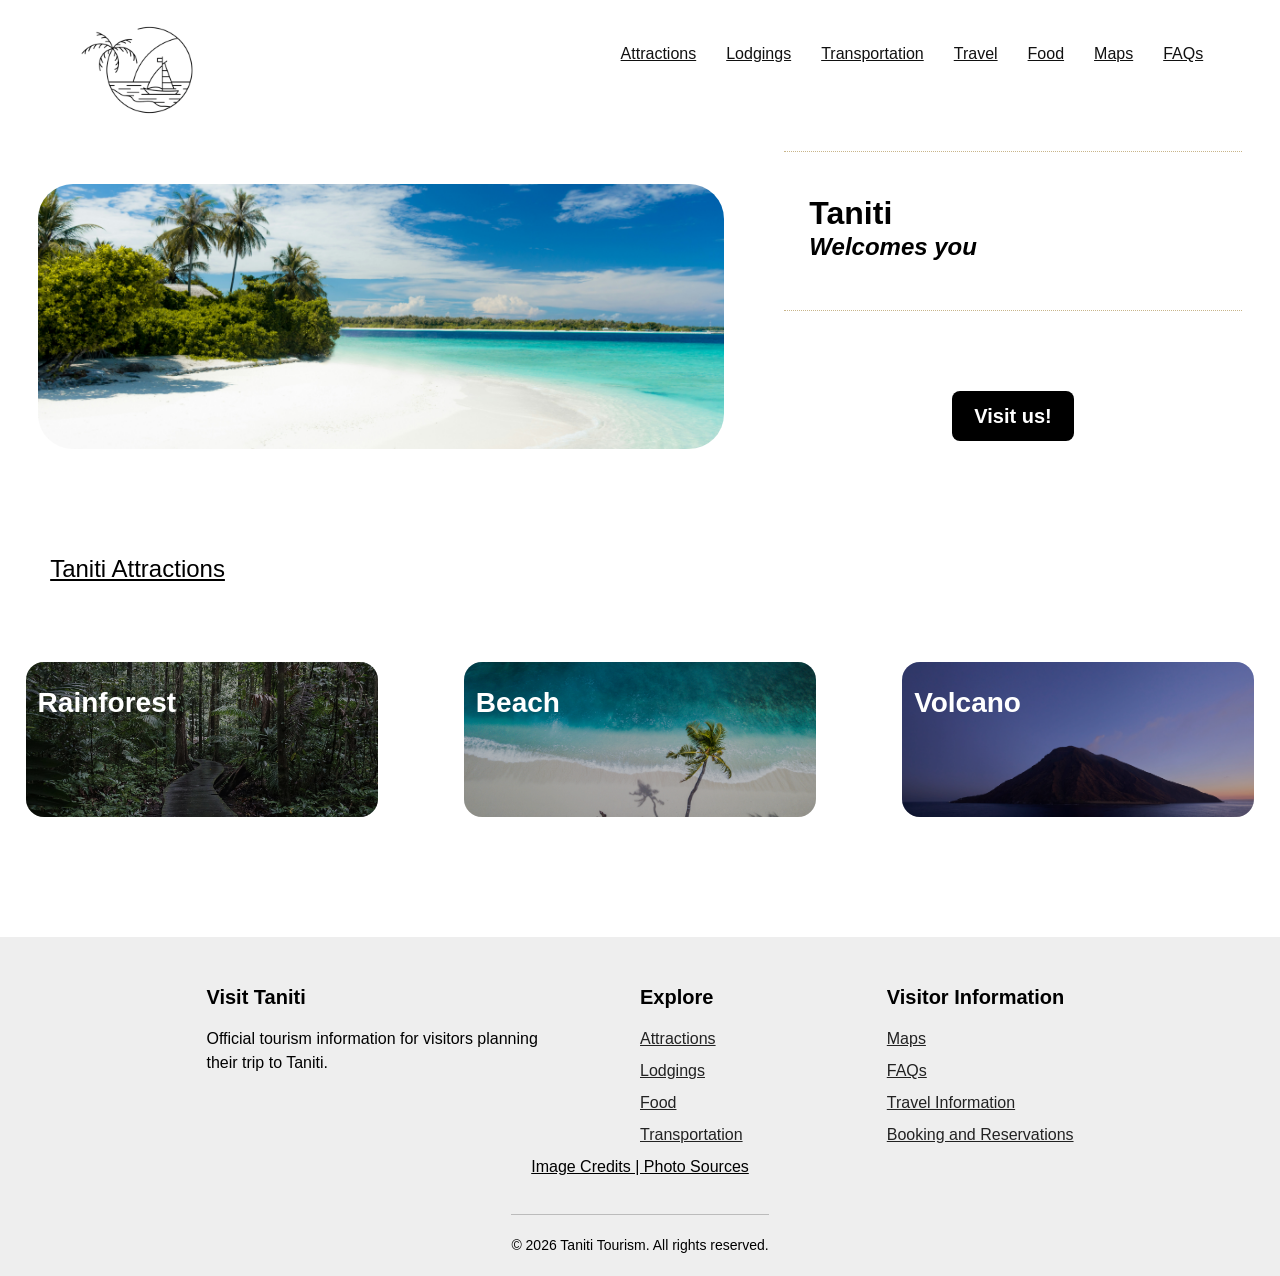
<file: index.html>
<!DOCTYPE html>
<html lang="en">
<head>
    <meta charset="UTF-8">
    <meta name="viewport" content="width=device-width, initial-scale=1.0">
        <title>Taniti | Home </title>

     <link rel="stylesheet" href="styles.css">
    <style>
        </style>
</head>
    <body class="home-page">
<header class="site-header">
<div class="logo">
    <a href="index.html">
    <img src="logo small.png" alt="Taniti tourism logo">
    </a>
</div>
            <nav class="main-nav" aria-label="Main navigation">

            <a href="attractions.html">Attractions</a>
            <a href="lodgings.html">Lodgings</a>
            <a href="transportation.html">Transportation</a>
            <a href="travel.html">Travel</a>
            <a href="food.html">Food</a>
            <a href="maps.html">Maps</a>
            <a href="faqs.html">FAQs</a>

        </nav>
        </header>

    <main>
        <section class="hero">

<div class="hero-image">
 <img src="scenic-tan.jpg" alt="Scenic view of Taniti"></div>
<div class="hero-content">
    <div class="welcome-box">
        <h1>Taniti</h1>
        <h2>Welcomes you</h2>
    </div>
<a href="booking.html" class="book-now">Visit us!</a>
</div>
</section>


<section class="attractions">
    <a href="attractions.html">
<h2 class="section-title">Taniti Attractions</h2></a>
<div class="attraction-grid">
<a href="attractions.html#rainforest" class="attraction-card">
<img src="island-rainforest.jpg" alt="Taniti rainforest">
    <h3>Rainforest</h3>
</a>
<a href="attractions.html#beach" class="attraction-card">
<img src="island-beach.jpg" alt="Beach in Taniti">
    <h3>Beach</h3>
</a>
<a href="attractions.html#volcano" class="attraction-card">
<img src="island-volcano.jpg" alt="Taniti volcano">
    <h3>Volcano</h3>
</a>

</div>
</section>
</main>

<footer class="site-footer">
    <div class="footer-content">
        <div class="footer-section">
        <h3>Visit Taniti</h3>
            <p>Official tourism information for visitors
            planning their trip to Taniti.</p>            
        </div>
        
        <div class="footer-section">
             <h3>Explore</h3>

                <ul>
                    <li><a href="attractions.html">Attractions</a></li>

                    <li><a href="lodgings.html">Lodgings</a></li>

                    <li><a href="food.html">Food</a></li>
    
                    <li><a href="transportation.html">Transportation </a></li>
                </ul>
        </div>
    <div class="footer-section">
        <h3>Visitor Information</h3>

                <ul>
                    <li> <a href="maps.html">Maps</a></li>

                    <li><a href="faqs.html">FAQs</a></li>

                    <li><a href="travel.html">Travel Information</a></li>

                    <li><a href="booking.html">Booking and Reservations</a></li>
                </ul>
    </div>
    </div>

<a href="sources.html">Image Credits | Photo Sources</a> 
    <div class="footer-bottom">
        <p>&copy; 2026 Taniti Tourism.
                All rights reserved.</p>
    </div>

</footer>
    </body>
</html>
</file>
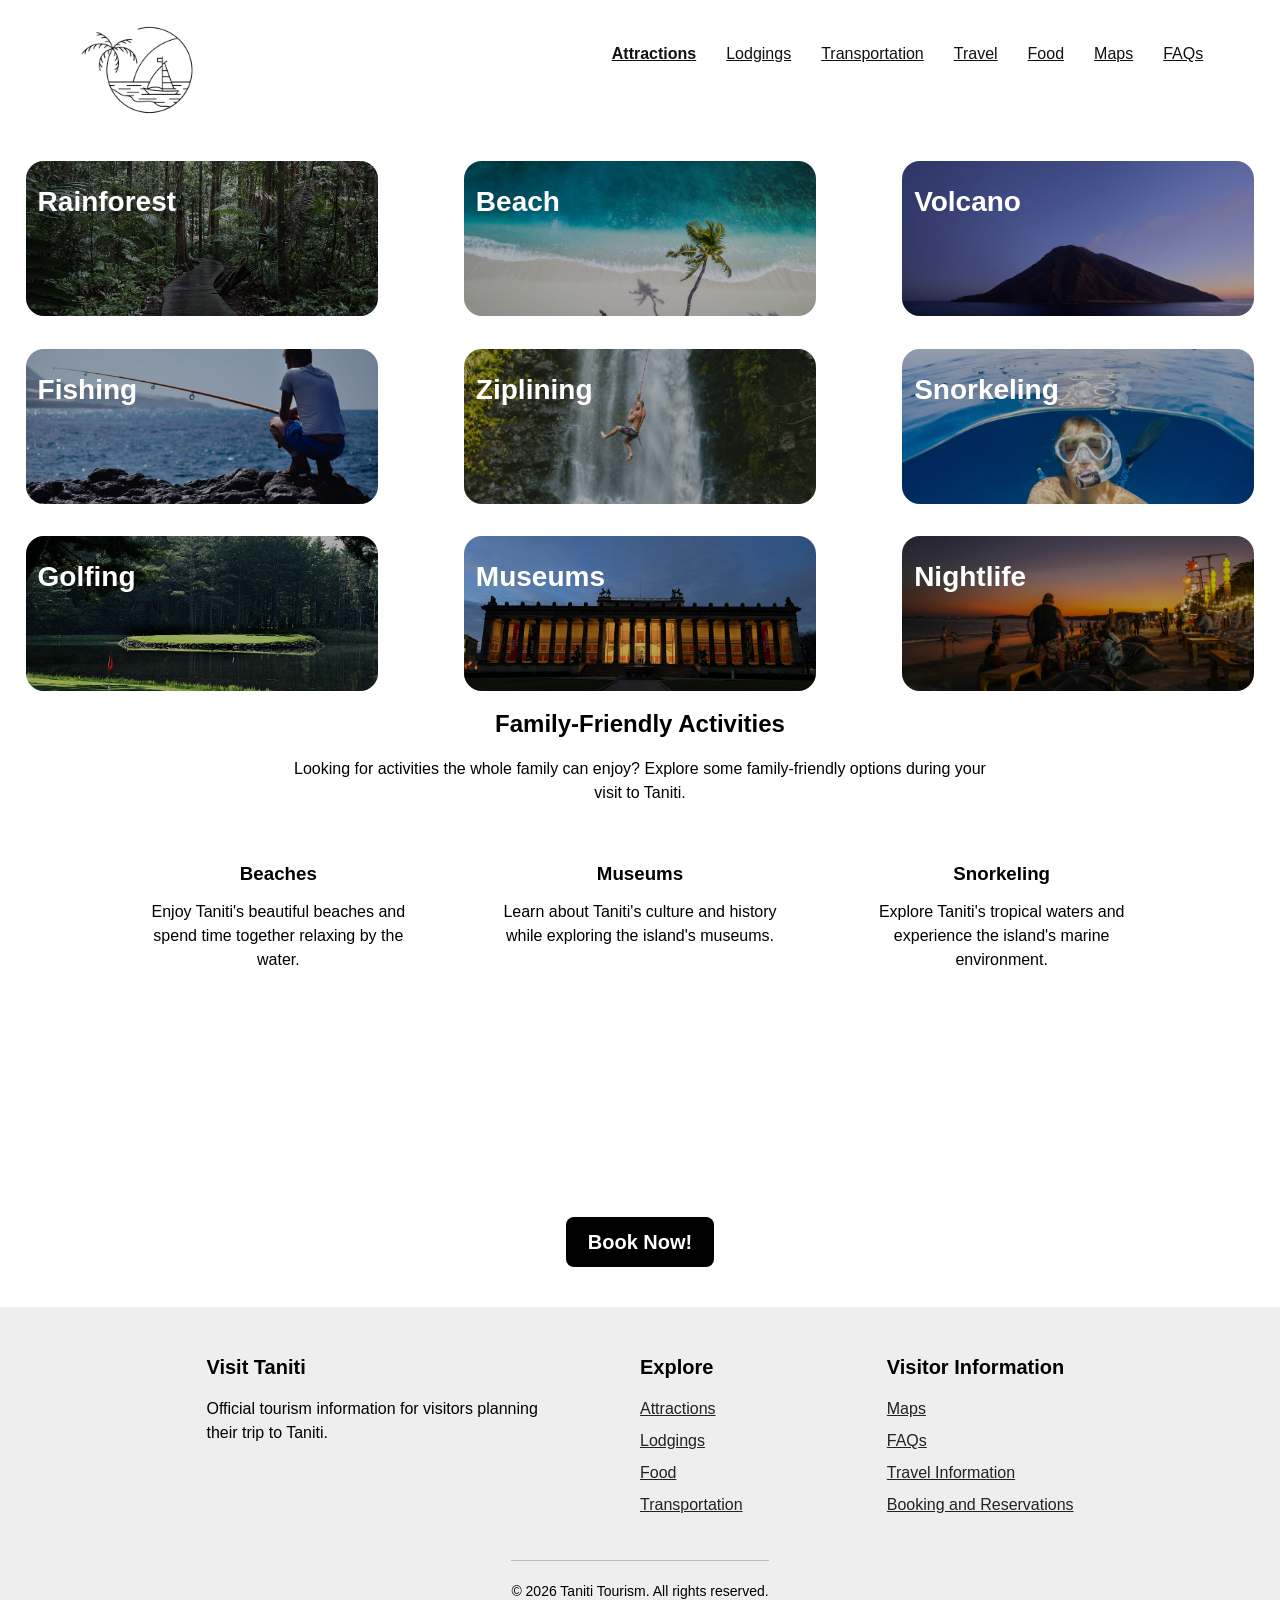
<file: attractions.html>
<!DOCTYPE html>
<html lang="en">
<head>
    <meta charset="UTF-8">
    <meta name="viewport" content="width=device-width, initial-scale=1.0">
        <title>Taniti | Home </title>

     <link rel="stylesheet" href="styles.css">
    <style>
        </style>
</head>
    <body class="home-page">
<header class="site-header">
<div class="logo">
    <a href="index.html">
    <img src="logo small.png" alt="Taniti tourism logo">
    </a>
</div>
            <nav class="main-nav" aria-label="Main navigation">

            <a href="attractions.html" class="active">Attractions</a>
            <a href="lodgings.html">Lodgings</a>
            <a href="transportation.html">Transportation</a>
            <a href="travel.html">Travel</a>
            <a href="food.html">Food</a>
            <a href="maps.html">Maps</a>
            <a href="faqs.html">FAQs</a>

        </nav>
        </header>

        <main>
        

    <section class="attractions">

<div class="attraction-grid">
<a href="attractions.html#rainforest" class="attraction-card">
<img src="island-rainforest.jpg" alt="Taniti rainforest">
    <h3>Rainforest</h3>
</a>
<a href="attractions.html#beach" class="attraction-card">
<img src="island-beach.jpg" alt="Beach in Taniti">
    <h3>Beach</h3>
</a>
<a href="attractions.html#volcano" class="attraction-card">
<img src="island-volcano.jpg" alt="Taniti volcano">
    <h3>Volcano</h3>
</a>


<!--second row-->

<a href="attractions.html#fishing" class="attraction-card">
<img src="fishing.jpg" alt="Taniti fishing">
    <h3>Fishing</h3>
</a>
<a href="attractions.html#Ziplining" class="attraction-card">
<img src="ziplining.jpg" alt="Ziplining in Taniti">
    <h3>Ziplining</h3>
</a>
<a href="attractions.html#snorkeling" class="attraction-card">
<img src="snorkeling.jpg" alt="Taniti Snorkeling">
    <h3>Snorkeling</h3>
</a>


<a href="attractions.html#golf" class="attraction-card">
<img src="golf.jpg" alt="Taniti Golfing">
    <h3>Golfing</h3>
</a>

<a href="attractions.html#museums" class="attraction-card">
<img src="museums.jpg" alt="Taniti museums">
    <h3>Museums</h3>
</a>

<a href="attractions.html#nightlife" class="attraction-card">
<img src="nightlife.jpg" alt="Taniti Nightlife">
    <h3>Nightlife</h3>
</a>
</div>
<!-- FAMILY-FRIENDLY ACTIVITIES -->
<div class="family-friendly">
    <h2>Family-Friendly Activities</h2>

    <p>
        Looking for activities the whole family can enjoy?
        Explore some family-friendly options during your visit to Taniti.
    </p>

    <div class="family-friendly-grid">

        <a href="attractions.html#beach" class="family-card">
            <h3>Beaches</h3>
            <p>
                Enjoy Taniti's beautiful beaches and spend time together
                relaxing by the water.
            </p>
        </a>

        <a href="attractions.html#museums" class="family-card">
            <h3>Museums</h3>
            <p>
                Learn about Taniti's culture and history while exploring
                the island's museums.
            </p>
        </a>

        <a href="attractions.html#snorkeling" class="family-card">
            <h3>Snorkeling</h3>
            <p>
                Explore Taniti's tropical waters and experience the
                island's marine environment.
            </p>
        </a>

    </div>
</div>
</section>

        

    <a href="booking.html" class="book-now">Book Now!</a>


    </main>
      
<footer class="site-footer">
    <div class="footer-content">
        <div class="footer-section">
        <h3>Visit Taniti</h3>
            <p>Official tourism information for visitors
            planning their trip to Taniti.</p>            
        </div>
        <div class="footer-section">
             <h3>Explore</h3>

                <ul>
                    <li><a href="attractions.html">Attractions</a></li>

                    <li><a href="lodgings.html">Lodgings</a></li>

                    <li><a href="food.html">Food</a></li>
    
                    <li><a href="transportation.html">Transportation </a></li>
                </ul>
        </div>
    <div class="footer-section">
        <h3>Visitor Information</h3>

                <ul>
                    <li> <a href="maps.html">Maps</a></li>

                    <li><a href="faqs.html">FAQs</a></li>

                    <li><a href="travel.html">Travel Information</a></li>

                    <li><a href="booking.html">Booking and Reservations</a></li>
                </ul>
    </div>
    </div>

    <div class="footer-bottom">
        <p>&copy; 2026 Taniti Tourism.
                All rights reserved.</p>
    </div>

</footer>
</body>
</html>
</file>
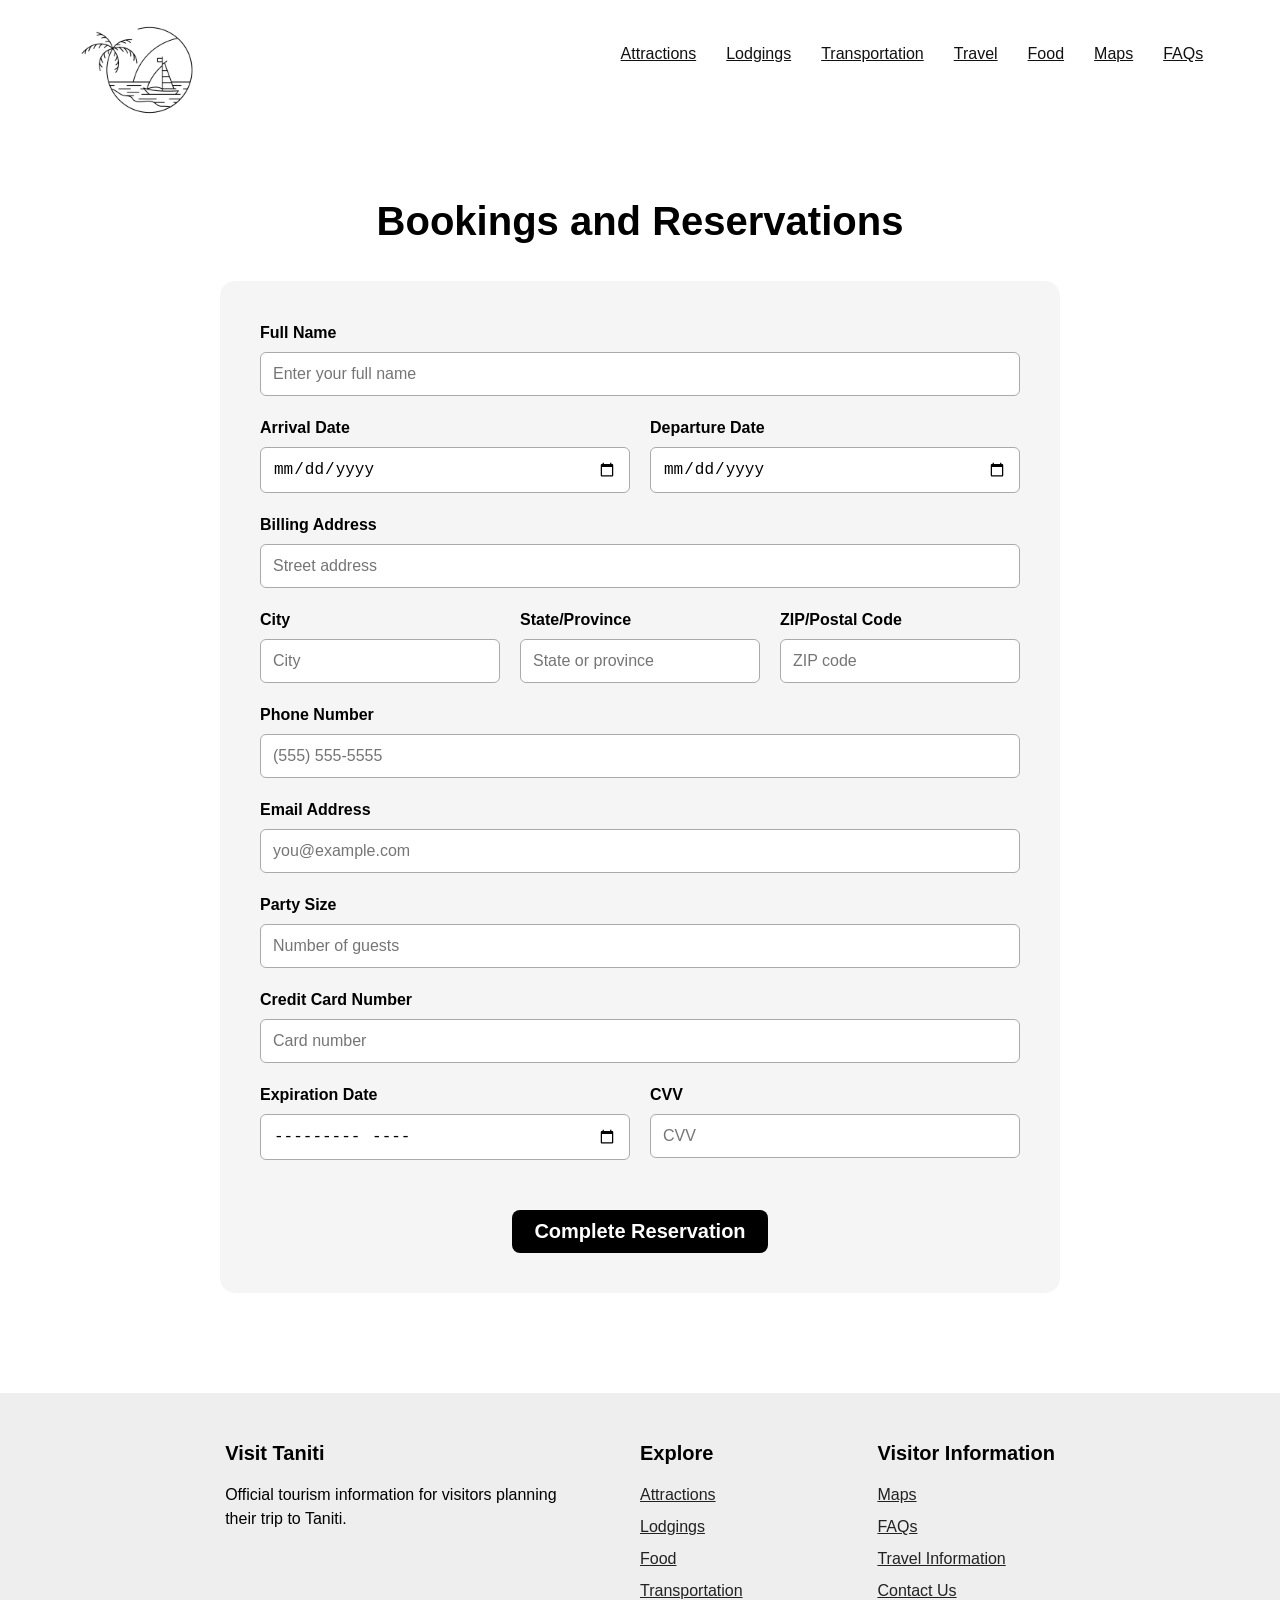
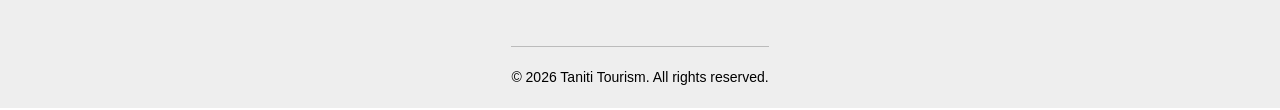
<file: booking.html>
<!DOCTYPE html>
<html lang="en">
<head>
    <meta charset="UTF-8">
    <meta name="viewport" content="width=device-width, initial-scale=1.0">
        <title>Taniti | Home </title>

     <link rel="stylesheet" href="styles.css">
    <style>
        </style>
</head>
    <body class="home-page">
<header class="site-header">

<div class="logo">
    <a href="index.html">
    <img src="logo small.png" alt="Taniti tourism logo">
    </a>
</div>     <nav class="main-nav" aria-label="Main navigation">

            <a href="attractions.html">Attractions</a>
            <a href="lodgings.html">Lodgings</a>
            <a href="transportation.html">Transportation</a>
            <a href="travel.html">Travel</a>
            <a href="food.html">Food</a>
            <a href="maps.html">Maps</a>
            <a href="faqs.html">FAQs</a>

        </nav>
        </header>

    <main>
<main class="booking-page">

    <h1>Bookings and Reservations</h1>

    <form class="booking-form">

        <!-- Name -->
        <div class="form-group">
            <label for="name">Full Name</label>
            <input 
                type="text" 
                id="name" 
                name="name" 
                placeholder="Enter your full name"
                required>
        </div>

        <!-- Dates -->
        <div class="form-row">

            <div class="form-group">
                <label for="arrival">Arrival Date</label>
                <input 
                    type="date" 
                    id="arrival" 
                    name="arrival"
                    required>
            </div>

            <div class="form-group">
                <label for="departure">Departure Date</label>
                <input 
                    type="date" 
                    id="departure" 
                    name="departure"
                    required>
            </div>

        </div>

        
        <div class="form-group">
            <label for="address">Billing Address</label>
            <input 
                type="text" 
                id="address" 
                name="address" 
                placeholder="Street address"
                required>
        </div>

        <div class="form-row">

            <div class="form-group">
                <label for="city">City</label>
                <input 
                    type="text" 
                    id="city" 
                    name="city" 
                    placeholder="City"
                    required>
            </div>

            <div class="form-group">
                <label for="state">State/Province</label>
                <input 
                    type="text" 
                    id="state" 
                    name="state" 
                    placeholder="State or province"
                    required>
            </div>

            <div class="form-group">
                <label for="zip">ZIP/Postal Code</label>
                <input 
                    type="text" 
                    id="zip" 
                    name="zip" 
                    placeholder="ZIP code"
                    required>
            </div>

        </div>

        <!-- Phone -->
        <div class="form-group">
            <label for="phone">Phone Number</label>
            <input 
                type="tel" 
                id="phone" 
                name="phone" 
                placeholder="(555) 555-5555"
                required>
        </div>

        <!-- Email -->
        <div class="form-group">
            <label for="email">Email Address</label>
            <input 
                type="email" 
                id="email" 
                name="email" 
                placeholder="you@example.com"
                required>
        </div>

        <!-- Party Size -->
        <div class="form-group">
            <label for="party-size">Party Size</label>
            <input 
                type="number" 
                id="party-size" 
                name="party-size" 
                min="1" 
                max="20"
                placeholder="Number of guests"
                required>
        </div>

        <!-- Credit Card -->
        <div class="form-group">
            <label for="card-number">Credit Card Number</label>
            <input 
                type="text" 
                id="card-number" 
                name="card-number"
                inputmode="numeric"
                placeholder="Card number"
                required>
        </div>

        <div class="form-row">

            <div class="form-group">
                <label for="expiration">Expiration Date</label>
                <input 
                    type="month" 
                    id="expiration" 
                    name="expiration"
                    required>
            </div>

            <div class="form-group">
                <label for="cvv">CVV</label>
                <input 
                    type="text" 
                    id="cvv" 
                    name="cvv"
                    inputmode="numeric"
                    maxlength="4"
                    placeholder="CVV"
                    required>
            </div>

        </div>

        <!-- Submit -->
        <button type="submit" class="book-now">
            Complete Reservation
        </button>

    </form>

</main>



<footer class="site-footer">
    <div class="footer-content">
        <div class="footer-section">
        <h3>Visit Taniti</h3>
            <p>Official tourism information for visitors
            planning their trip to Taniti.</p>            
        </div>
        <div class="footer-section">
             <h3>Explore</h3>

                <ul>
                    <li><a href="attractions.html">Attractions</a></li>

                    <li><a href="lodgings.html">Lodgings</a></li>

                    <li><a href="food.html">Food</a></li>
    
                    <li><a href="transportation.html">Transportation </a></li>
                </ul>
        </div>
    <div class="footer-section">
        <h3>Visitor Information</h3>

                <ul>
                    <li> <a href="maps.html">Maps</a></li>

                    <li><a href="faqs.html">FAQs</a></li>

                    <li><a href="travel.html">Travel Information</a></li>

                    <li><a href="#">Contact Us</a></li>
                </ul>
    </div>
    </div>

    <div class="footer-bottom">
        <p>&copy; 2026 Taniti Tourism.
                All rights reserved.</p>
    </div>

</footer>
</body>
</html>
</file>
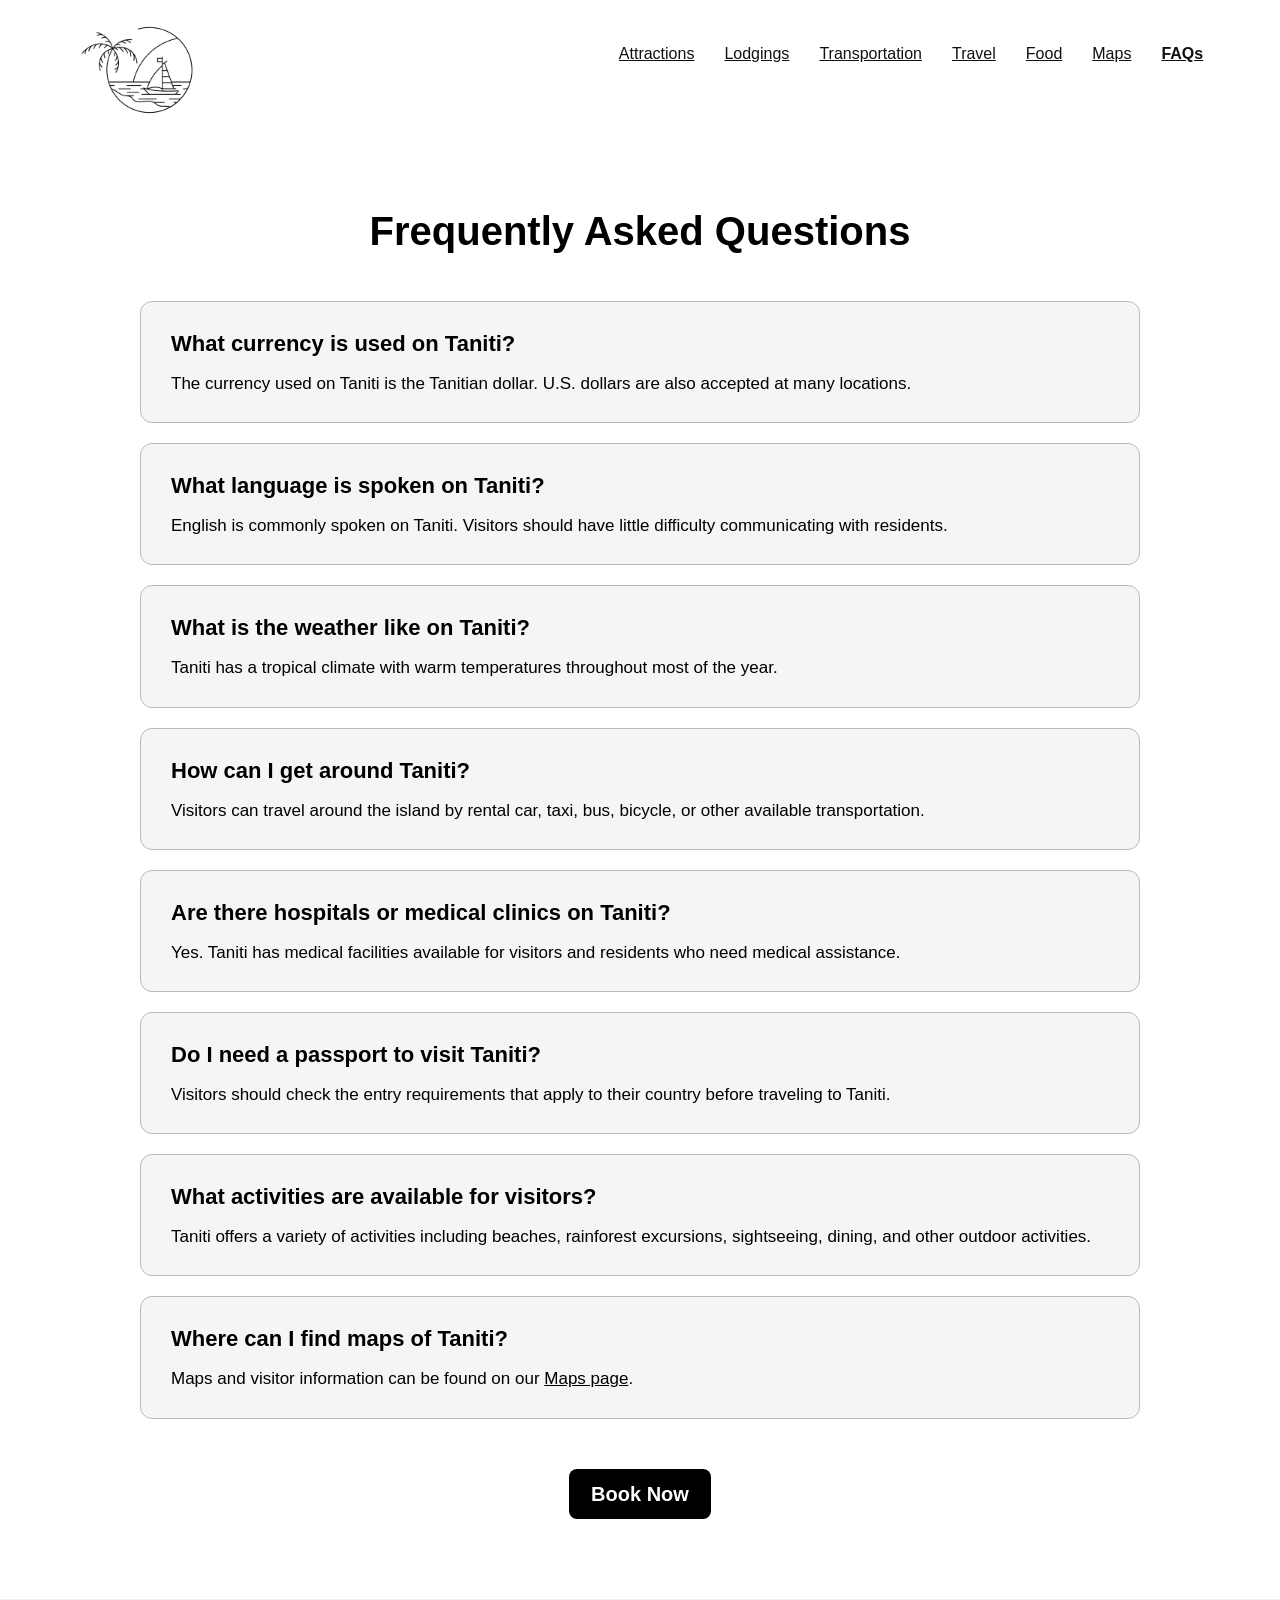
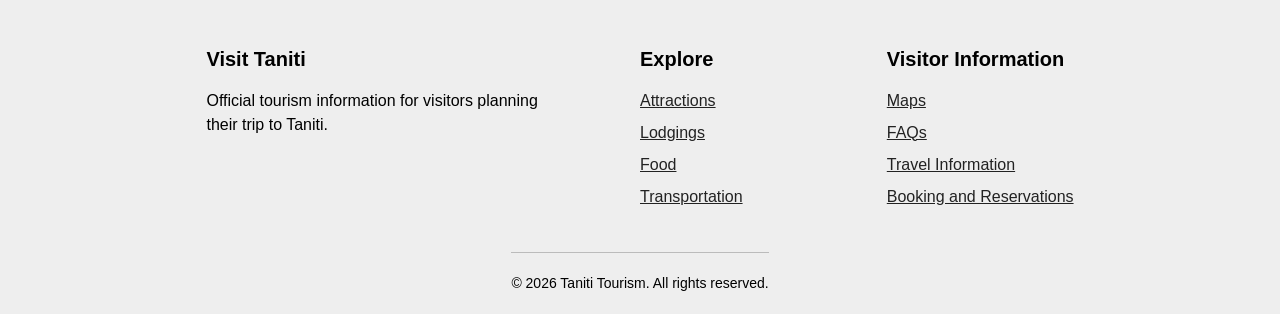
<file: FAQs.html>
<!DOCTYPE html>
<html lang="en">

<head>
    <meta charset="UTF-8">
    <meta name="viewport" content="width=device-width, initial-scale=1.0">

    <title>Taniti | FAQs</title>

    <link rel="stylesheet" href="styles.css">
</head>

<body class="faq-page">

<header class="site-header">

    <div class="logo">
    <a href="index.html">
    <img src="logo small.png" alt="Taniti tourism logo">
    </a>
</div>

    <nav class="main-nav" aria-label="Main navigation">

        <a href="attractions.html">Attractions</a>
        <a href="lodgings.html">Lodgings</a>
        <a href="transportation.html">Transportation</a>
        <a href="travel.html">Travel</a>
        <a href="food.html">Food</a>
        <a href="maps.html">Maps</a>
        <a href="faqs.html" class="active">FAQs</a>

    </nav>

</header>


<main class="faq-content">

    <h1>Frequently Asked Questions</h1>

    <section class="faq-list">

        <div class="faq-item">
            <h2>What currency is used on Taniti?</h2>
            <p>
                The currency used on Taniti is the Tanitian dollar.
                U.S. dollars are also accepted at many locations.
            </p>
        </div>


        <div class="faq-item">
            <h2>What language is spoken on Taniti?</h2>
            <p>
                English is commonly spoken on Taniti. Visitors should
                have little difficulty communicating with residents.
            </p>
        </div>


        <div class="faq-item">
            <h2>What is the weather like on Taniti?</h2>
            <p>
                Taniti has a tropical climate with warm temperatures
                throughout most of the year.
            </p>
        </div>


        <div class="faq-item">
            <h2>How can I get around Taniti?</h2>
            <p>
                Visitors can travel around the island by rental car,
                taxi, bus, bicycle, or other available transportation.
            </p>
        </div>


        <div class="faq-item">
            <h2>Are there hospitals or medical clinics on Taniti?</h2>
            <p>
                Yes. Taniti has medical facilities available for
                visitors and residents who need medical assistance.
            </p>
        </div>


        <div class="faq-item">
            <h2>Do I need a passport to visit Taniti?</h2>
            <p>
                Visitors should check the entry requirements that apply
                to their country before traveling to Taniti.
            </p>
        </div>


        <div class="faq-item">
            <h2>What activities are available for visitors?</h2>
            <p>
                Taniti offers a variety of activities including beaches,
                rainforest excursions, sightseeing, dining, and other
                outdoor activities.
            </p>
        </div>


        <div class="faq-item">
            <h2>Where can I find maps of Taniti?</h2>
            <p>
                Maps and visitor information can be found on our
                <a href="maps.html">Maps page</a>.
            </p>
        </div>

    </section>



<a href="booking.html" class="book-now">Book Now</a>



</main>


<footer class="site-footer">

    <div class="footer-content">

        <div class="footer-section">

            <h3>Visit Taniti</h3>

            <p>
                Official tourism information for visitors
                planning their trip to Taniti.
            </p>

        </div>


        <div class="footer-section">

            <h3>Explore</h3>

            <ul>
                <li><a href="attractions.html">Attractions</a></li>
                <li><a href="lodgings.html">Lodgings</a></li>
                <li><a href="food.html">Food</a></li>
                <li><a href="transportation.html">Transportation</a></li>
            </ul>

        </div>


        <div class="footer-section">

            <h3>Visitor Information</h3>

            <ul>
                <li><a href="maps.html">Maps</a></li>
                <li><a href="faqs.html">FAQs</a></li>
                <li><a href="travel.html">Travel Information</a></li>
                <li><a href="booking.html">Booking and Reservations</a></li>
            </ul>

        </div>

    </div>


    <div class="footer-bottom">

        <p>
            &copy; 2026 Taniti Tourism.
            All rights reserved.
        </p>

    </div>

</footer>

</body>
</html>
</file>
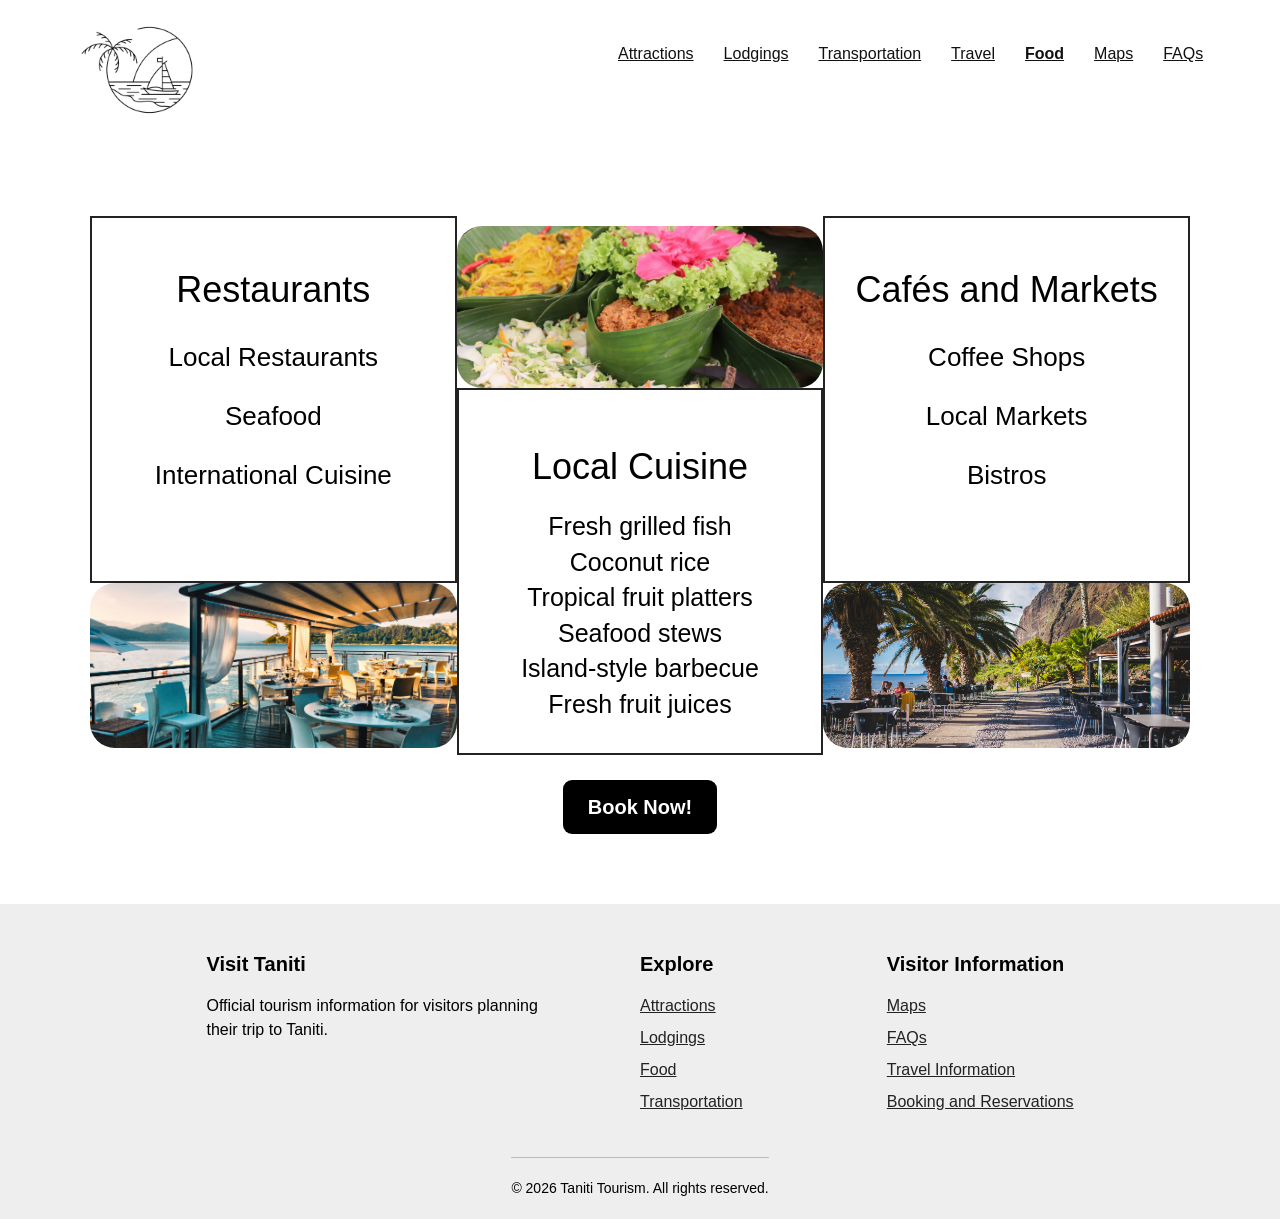
<file: food.html>
<!DOCTYPE html>
<html lang="en">
<head>
    <meta charset="UTF-8">
    <meta name="viewport" content="width=device-width, initial-scale=1.0">

    <title>Taniti | Food</title>

    <link rel="stylesheet" href="styles.css">
</head>

<body class="food-page">

   
    <header class="site-header">

        <div class="logo">
    <a href="index.html">
    <img src="logo small.png" alt="Taniti tourism logo">
    </a>
</div>

        <nav class="main-nav" aria-label="Main navigation">

            <a href="attractions.html">Attractions</a>
            <a href="lodgings.html">Lodgings</a>
            <a href="transportation.html">Transportation</a>
            <a href="travel.html">Travel</a>
            <a href="food.html" class="active">Food</a>
            <a href="maps.html">Maps</a>
            <a href="faqs.html">FAQs</a>

        </nav>

    </header>


    <main class="food-main">

        <section class="food-grid">


            <!--LEFT-->
            <div class="food-column left-food">

                <div class="food-info-card">

                    <h1>Restaurants</h1>

                    <p>Local Restaurants</p>

                    <p>Seafood</p>

                    <p>International Cuisine</p>

                </div>
                <div class="food-image">
                    <img src="restaurant.jpg"
                         alt="Restaurant in Taniti">
                </div>

            </div>


            <!--CENTER-->
            <div class="food-column center-food">

                <div class="food-image center-image">
                    <img src="localfood.jpg"
                         alt="Scenic view of Taniti">
                </div>

                <div class="food-info-card cuisine-card">

                    <h2>Local Cuisine</h2>

                    <p>Fresh grilled fish</p>
                    <p>Coconut rice</p>
                    <p>Tropical fruit platters</p>
                    <p>Seafood stews</p>
                    <p>Island-style barbecue</p>
                    <p>Fresh fruit juices</p>

                </div>

            </div>


            <!--RIGHT -->
            <div class="food-column right-food">

                <div class="food-info-card">

                    <h2>Cafés and Markets</h2>

                    <p>Coffee Shops</p>

                    <p>Local Markets</p>
                    <p>Bistros</p>

                </div>

                <div class="food-image">
                    <img src="cafe.jpg"
                         alt="Local market in Taniti">
                </div>

            </div>

        </section>


        <a href="booking.html" class="book-now food-book-button">
            Book Now!
        </a>

    </main>


    <footer class="site-footer">

        <div class="footer-content">

            <div class="footer-section">

                <h3>Visit Taniti</h3>

                <p>
                    Official tourism information for visitors
                    planning their trip to Taniti.
                </p>

            </div>


            <div class="footer-section">

                <h3>Explore</h3>

                <ul>
                    <li>
                        <a href="attractions.html">Attractions</a>
                    </li>

                    <li>
                        <a href="lodgings.html">Lodgings</a>
                    </li>

                    <li>
                        <a href="food.html">Food</a>
                    </li>

                    <li>
                        <a href="transportation.html">
                            Transportation
                        </a>
                    </li>
                </ul>

            </div>


            <div class="footer-section">

                <h3>Visitor Information</h3>

                <ul>
                    <li>
                        <a href="maps.html">Maps</a>
                    </li>

                    <li>
                        <a href="faqs.html">FAQs</a>
                    </li>

                    <li>
                        <a href="travel.html">
                            Travel Information
                        </a>
                    </li>

                    <li>
                        <a href="booking.html">Booking and Reservations</a>
                    </li>
                </ul>

            </div>

        </div>


        <div class="footer-bottom">

            <p>
                &copy; 2026 Taniti Tourism.
                All rights reserved.
            </p>

        </div>

    </footer>

</body>
</html>
</file>
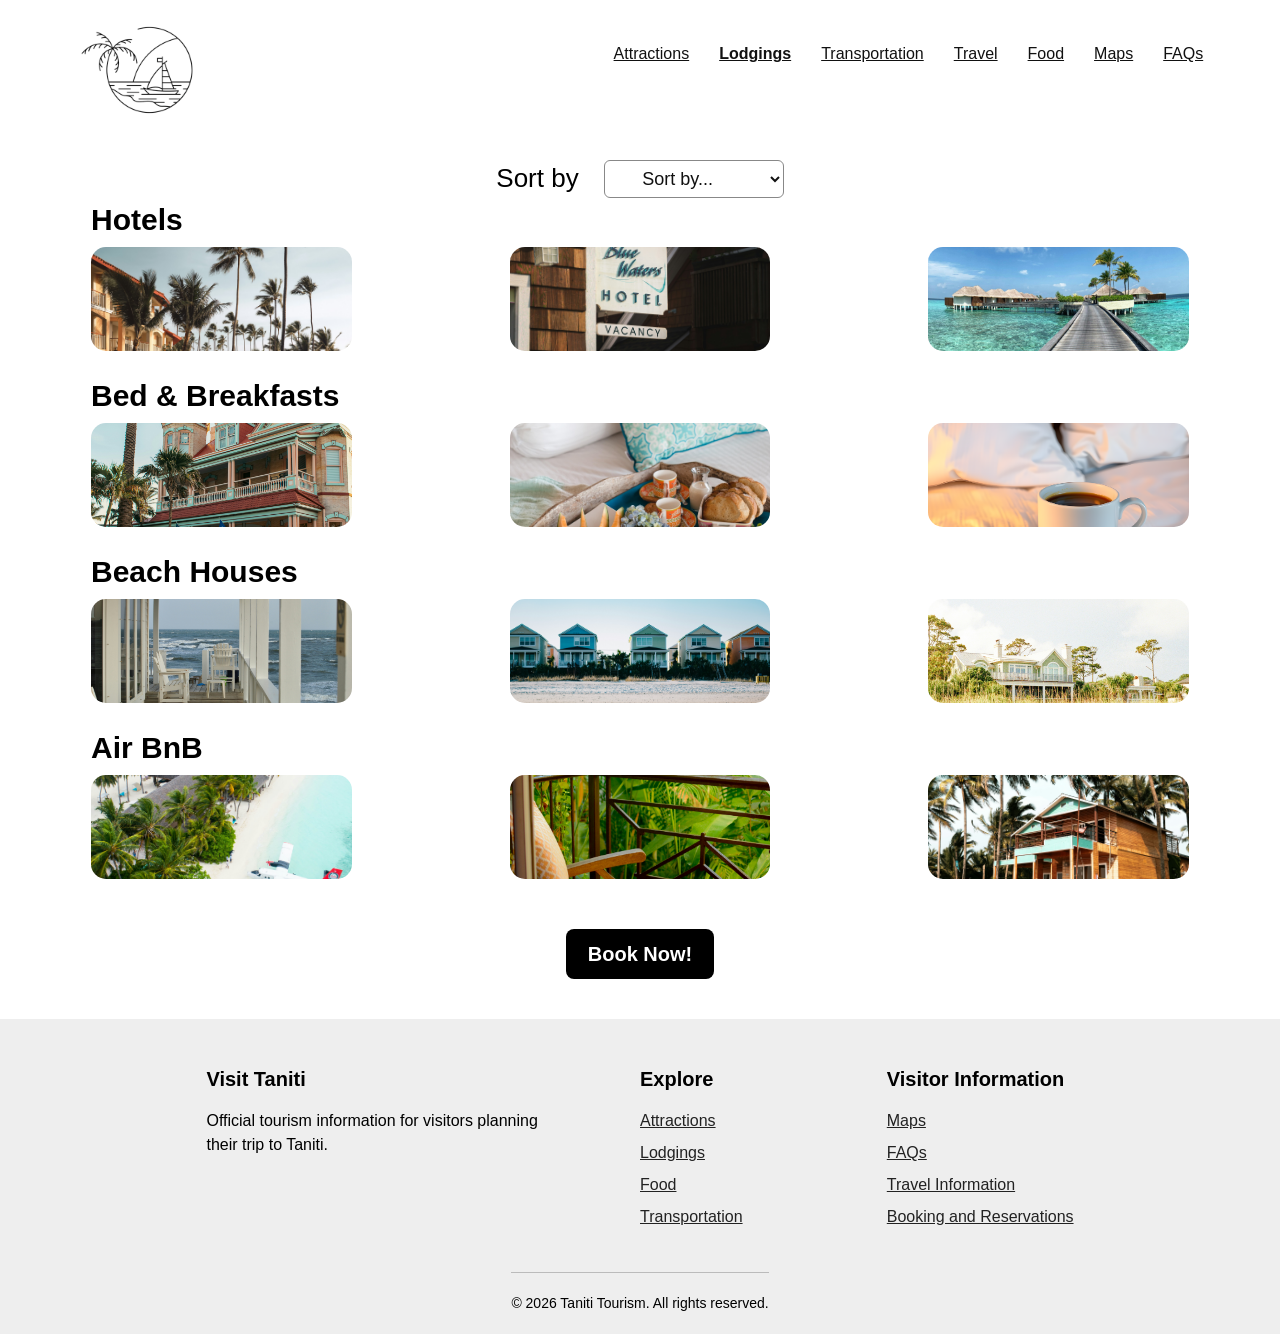
<file: lodgings.html>
<!DOCTYPE html>
<html lang="en">
<head>
    <meta charset="UTF-8">
    <meta name="viewport" content="width=device-width, initial-scale=1.0">
        <title>Taniti | Home </title>

     <link rel="stylesheet" href="styles.css">
    <style>
        </style>
</head>
    <body class="home-page">
<header class="site-header">
<div class="logo">
    <a href="index.html">
    <img src="logo small.png" alt="Taniti tourism logo">
    </a>
</div>
            <nav class="main-nav" aria-label="Main navigation">

            <a href="attractions.html">Attractions</a>
            <a href="lodgings.html" class="active">Lodgings</a>
            <a href="transportation.html">Transportation</a>
            <a href="travel.html">Travel</a>
            <a href="food.html">Food</a>
            <a href="maps.html">Maps</a>
            <a href="faqs.html">FAQs</a>

        </nav>
        </header>


    <main class="page">

            <div class="sort">
                <span>Sort by</span>
                <select>
    <option value="" selected disabled>Sort by...</option>
    <option value="price">Price</option>
    <option value="rating">Rating</option>
    <option value="distance">Distance</option>
</select>
            </div>

            

        

        <section class="lodging-section">
            <h2>Hotels</h2>

            <div class="image-grid">
                <img src="hotel1.jpg" alt="Hotel">
                <img src="hotel2.jpg" alt="Hotel">
                <img src="hotel3.jpg" alt="Hotel">

            </div>
        </section>

        <section class="lodging-section">
            <h2>Bed &amp; Breakfasts</h2>

            <div class="image-grid">
            <img src="bb1.jpg" alt="Bed and Breakfasts">
            <img src="bb2.jpg" alt="Bed and Breakfasts">
            <img src="bb3.png" alt="Bed and Breakfasts">

              
            </div>
        </section>

        <section class="lodging-section">
            <h2>Beach Houses</h2>

            <div class="image-grid">
                 <img src="bhouse1.jpg" alt="Beach Houses">
                 <img src="bhouse2.jpg" alt="Beach Houses">
                 <img src="bhouse3.png" alt="Beach Houses">
           
                 </div>
        </section>

        <section class="lodging-section">
            <h2>Air BnB</h2>

            <div class="image-grid">
            <img src="airbnb1.jpg" alt="Bed and Breakfasts">
              <img src="airbnb2.jpg" alt="Bed and Breakfasts">
             <img src="airbnb3.jpg" alt="Bed and Breakfasts">
            
            </div>
        </section>
<a href="booking.html" class="book-now">Book Now!</a>
    </main>

    <footer class="site-footer">
    <div class="footer-content">
        <div class="footer-section">
        <h3>Visit Taniti</h3>
            <p>Official tourism information for visitors
            planning their trip to Taniti.</p>            
        </div>
        <div class="footer-section">
             <h3>Explore</h3>

                <ul>
                    <li><a href="attractions.html">Attractions</a></li>

                    <li><a href="lodgings.html">Lodgings</a></li>

                    <li><a href="food.html">Food</a></li>
    
                    <li><a href="transportation.html">Transportation </a></li>
                </ul>
        </div>
    <div class="footer-section">
        <h3>Visitor Information</h3>

                <ul>
                    <li> <a href="maps.html">Maps</a></li>

                    <li><a href="faqs.html">FAQs</a></li>

                    <li><a href="travel.html">Travel Information</a></li>

                    <li><a href="booking.html">Booking and Reservations</a></li>
                </ul>
    </div>
    </div>

    <div class="footer-bottom">
        <p>&copy; 2026 Taniti Tourism.
                All rights reserved.</p>
    </div>

</footer>


</body>
</html>
</file>
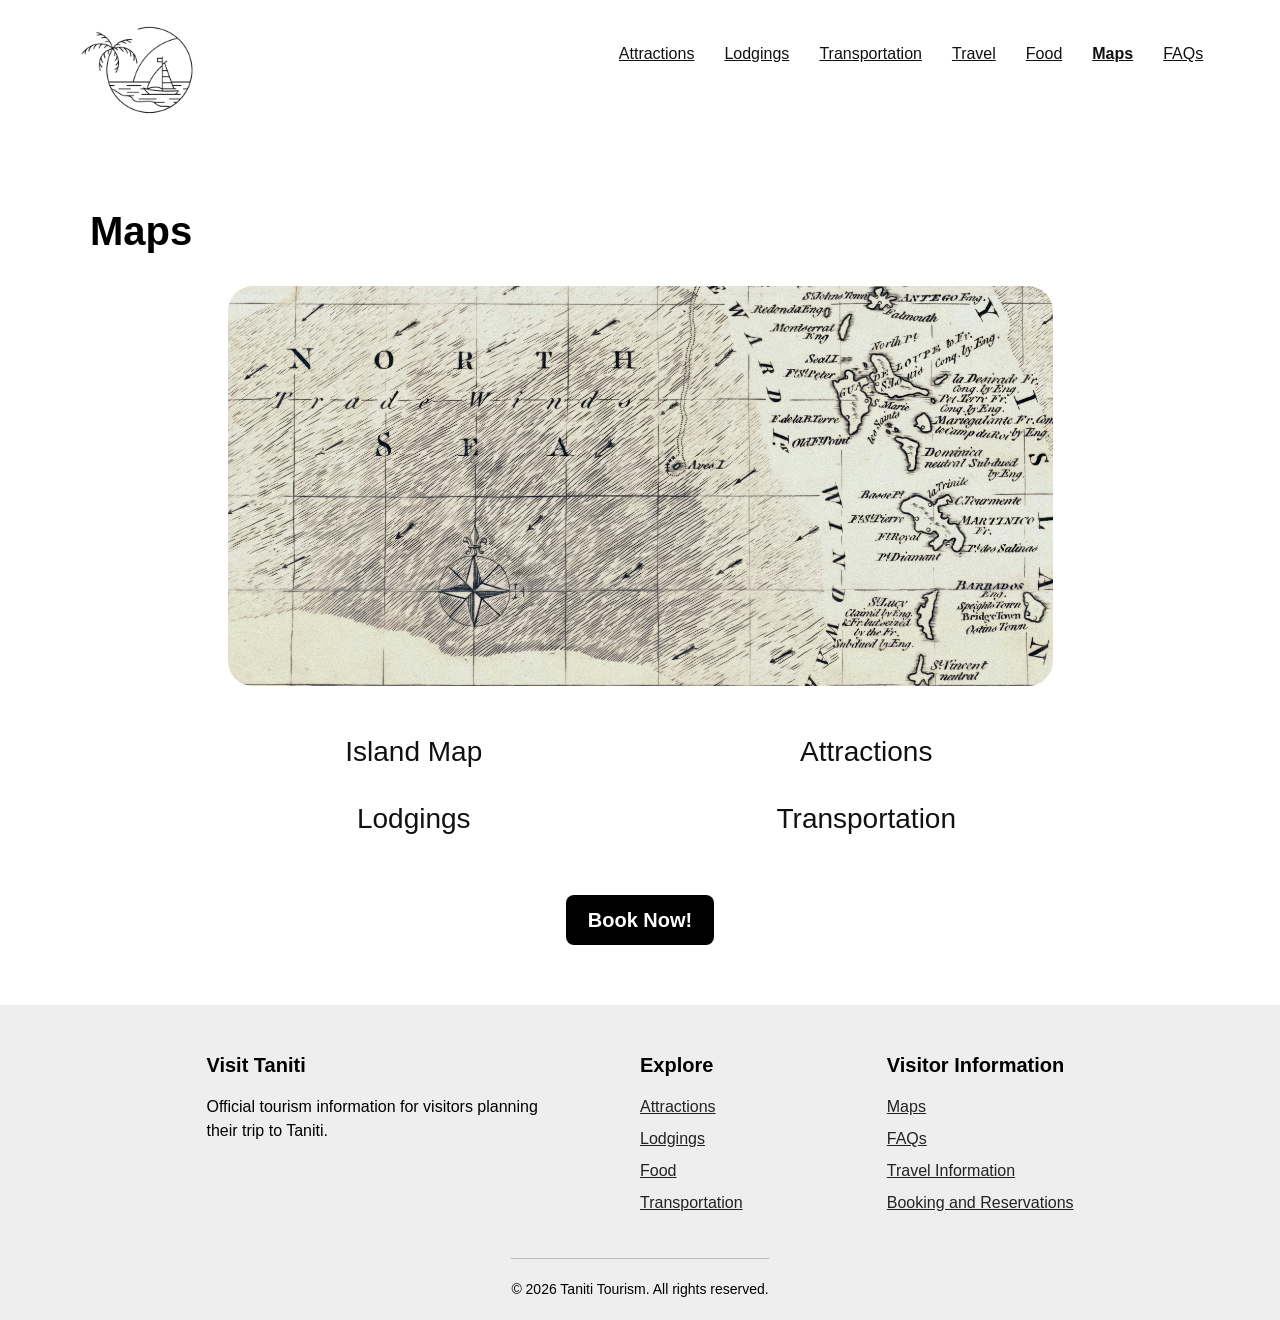
<file: maps.html>
<!DOCTYPE html>
<html lang="en">

<head>
    <meta charset="UTF-8">
    <meta name="viewport" content="width=device-width, initial-scale=1.0">

    <title>Taniti | Maps</title>

    <link rel="stylesheet" href="styles.css">
</head>

<body class="maps-page">

<header class="site-header">

   <div class="logo">
    <a href="index.html">
    <img src="logo small.png" alt="Taniti tourism logo">
    </a>
</div>

    <nav class="main-nav" aria-label="Main navigation">

        <a href="attractions.html">Attractions</a>
        <a href="lodgings.html">Lodgings</a>
        <a href="transportation.html">Transportation</a>
        <a href="travel.html">Travel</a>
        <a href="food.html">Food</a>
        <a href="maps.html" class="active">Maps</a>
        <a href="faqs.html">FAQs</a>

    </nav>

</header>


<main>

    <section class="maps-section">

        <h1>Maps</h1>

        <div class="main-map">
            <img src="maptan.jpg" alt="Map of Taniti">
        </div>

        <div class="map-links">

            <a href="#island-map">Island Map</a>

            <a href="#attractions-map">Attractions</a>

            <a href="#lodging-map">Lodgings</a>

            <a href="#transportation-map">Transportation</a>

        </div>

    </section>


    <a href="booking.html" class="book-now">
        Book Now!
    </a>

</main>


<footer class="site-footer">

    <div class="footer-content">

        <div class="footer-section">

            <h3>Visit Taniti</h3>

            <p>
                Official tourism information for visitors
                planning their trip to Taniti.
            </p>

        </div>


        <div class="footer-section">

            <h3>Explore</h3>

            <ul>
                <li><a href="attractions.html">Attractions</a></li>
                <li><a href="lodgings.html">Lodgings</a></li>
                <li><a href="food.html">Food</a></li>
                <li><a href="transportation.html">Transportation</a></li>
            </ul>

        </div>


        <div class="footer-section">

            <h3>Visitor Information</h3>

            <ul>
                <li><a href="maps.html">Maps</a></li>
                <li><a href="faqs.html">FAQs</a></li>
                <li><a href="travel.html">Travel Information</a></li>
                <li><a href="booking.html">Booking and Reservations</a></li>
            </ul>

        </div>

    </div>


    <div class="footer-bottom">

        <p>
            &copy; 2026 Taniti Tourism.
            All rights reserved.
        </p>

    </div>

</footer>

</body>
</html>
</file>
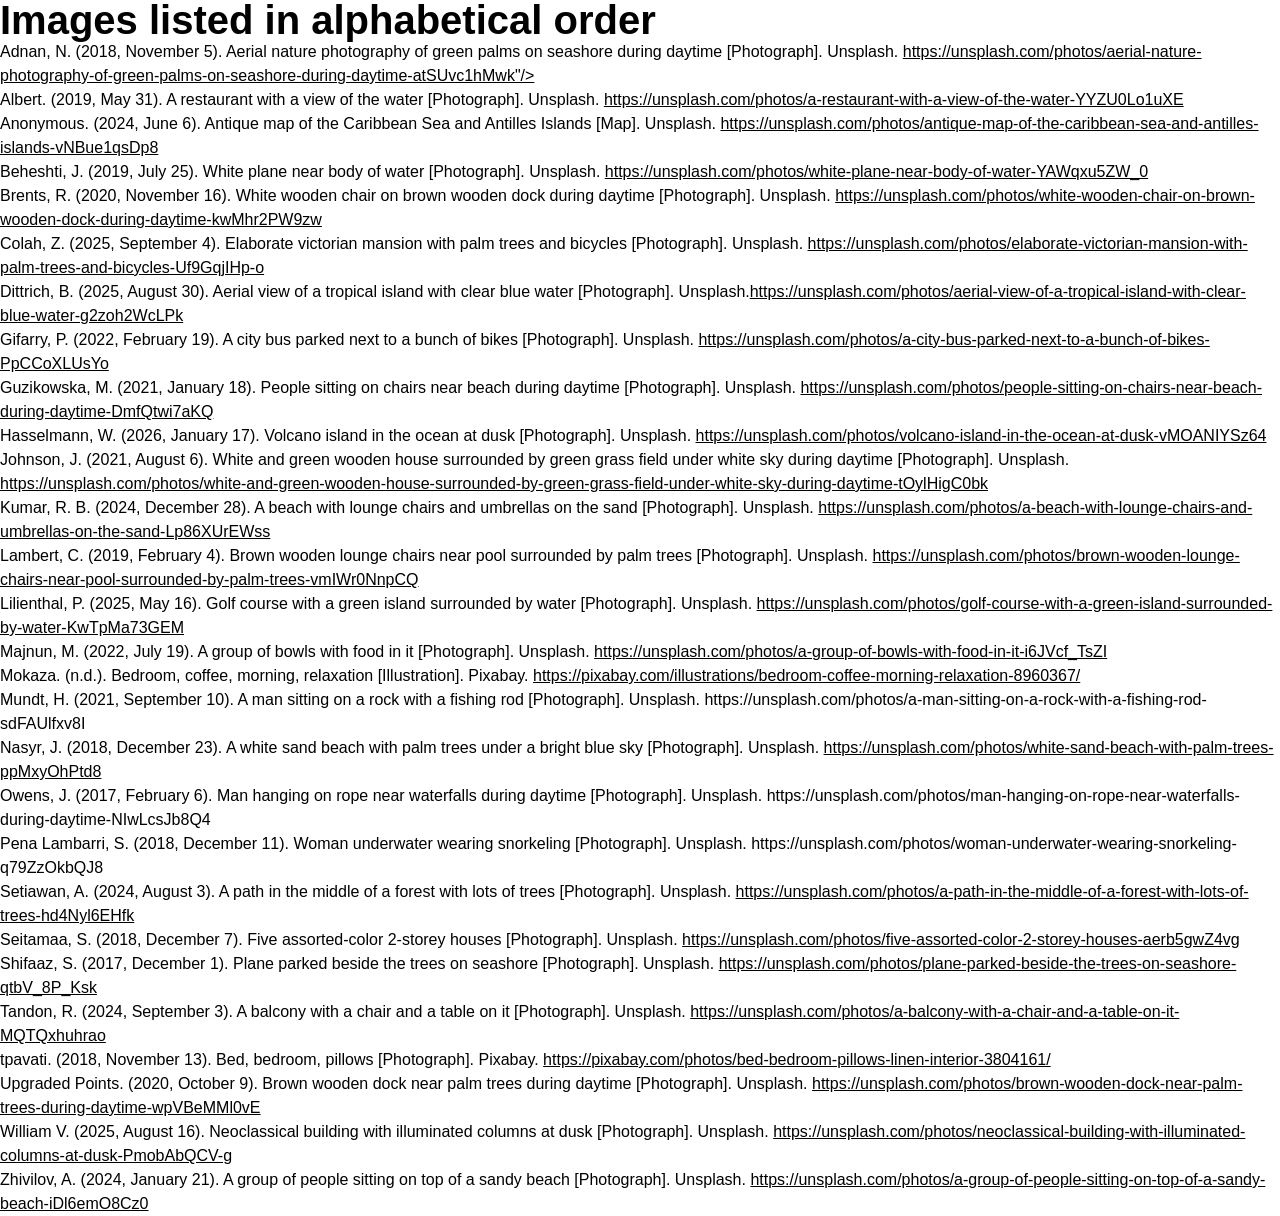
<file: sources.html>
<!DOCTYPE html>
<html lang="en">
<head>
    <meta charset="UTF-8">
    <meta name="viewport" content="width=device-width, initial-scale=1.0">
        <title>Taniti | Home </title>

     <link rel="stylesheet" href="styles.css">
    <style>
        </style>
</head>
<body>

<h1>Images listed in alphabetical order </h1>

<p>Adnan, N. (2018, November 5). Aerial nature photography of green palms on seashore during daytime [Photograph]. Unsplash. <a href>https://unsplash.com/photos/aerial-nature-photography-of-green-palms-on-seashore-during-daytime-atSUvc1hMwk"/> </a>
</p>
<p>
Albert. (2019, May 31). A restaurant with a view of the water [Photograph]. Unsplash. <a href>https://unsplash.com/photos/a-restaurant-with-a-view-of-the-water-YYZU0Lo1uXE </a>
</p>
<p>
Anonymous. (2024, June 6). Antique map of the Caribbean Sea and Antilles Islands [Map]. Unsplash. <a href>https://unsplash.com/photos/antique-map-of-the-caribbean-sea-and-antilles-islands-vNBue1qsDp8 </a>
</p>

<p>Beheshti, J. (2019, July 25). White plane near body of water [Photograph]. Unsplash. <a href>https://unsplash.com/photos/white-plane-near-body-of-water-YAWqxu5ZW_0 
</a></p>
<p>
Brents, R. (2020, November 16). White wooden chair on brown wooden dock during daytime [Photograph]. Unsplash. <a href>https://unsplash.com/photos/white-wooden-chair-on-brown-wooden-dock-during-daytime-kwMhr2PW9zw 
</a></p>
<p>
Colah, Z. (2025, September 4). Elaborate victorian mansion with palm trees and bicycles [Photograph]. Unsplash. <a href>https://unsplash.com/photos/elaborate-victorian-mansion-with-palm-trees-and-bicycles-Uf9GqjIHp-o 
</a></p>

<p>Dittrich, B. (2025, August 30). Aerial view of a tropical island with clear blue water [Photograph]. Unsplash.<a href>https://unsplash.com/photos/aerial-view-of-a-tropical-island-with-clear-blue-water-g2zoh2WcLPk 
</a></p>
<p>
Gifarry, P. (2022, February 19). A city bus parked next to a bunch of bikes [Photograph]. Unsplash. <a href>https://unsplash.com/photos/a-city-bus-parked-next-to-a-bunch-of-bikes-PpCCoXLUsYo 
</a></p>

<p>Guzikowska, M. (2021, January 18). People sitting on chairs near beach during daytime [Photograph]. Unsplash. <a href>https://unsplash.com/photos/people-sitting-on-chairs-near-beach-during-daytime-DmfQtwi7aKQ 
</a></p>

<p>
Hasselmann, W. (2026, January 17). Volcano island in the ocean at dusk [Photograph]. Unsplash. <a href>https://unsplash.com/photos/volcano-island-in-the-ocean-at-dusk-vMOANIYSz64 
</a></p>
<p>
Johnson, J. (2021, August 6). White and green wooden house surrounded by green grass field under white sky during daytime [Photograph]. Unsplash. <a href>https://unsplash.com/photos/white-and-green-wooden-house-surrounded-by-green-grass-field-under-white-sky-during-daytime-tOylHigC0bk 
</a></p>

<p>
Kumar, R. B. (2024, December 28). A beach with lounge chairs and umbrellas on the sand [Photograph]. Unsplash. <a href>https://unsplash.com/photos/a-beach-with-lounge-chairs-and-umbrellas-on-the-sand-Lp86XUrEWss 
</p>
</a><p>
Lambert, C. (2019, February 4). Brown wooden lounge chairs near pool surrounded by palm trees [Photograph]. Unsplash. <a href>https://unsplash.com/photos/brown-wooden-lounge-chairs-near-pool-surrounded-by-palm-trees-vmIWr0NnpCQ 
</a></p>

<p>
Lilienthal, P. (2025, May 16). Golf course with a green island surrounded by water [Photograph]. Unsplash. <a href>https://unsplash.com/photos/golf-course-with-a-green-island-surrounded-by-water-KwTpMa73GEM 
</a> </p>

<p>
Majnun, M. (2022, July 19). A group of bowls with food in it [Photograph]. Unsplash. <a href>https://unsplash.com/photos/a-group-of-bowls-with-food-in-it-i6JVcf_TsZI 
</a></p>


<p>
Mokaza. (n.d.). Bedroom, coffee, morning, relaxation [Illustration]. Pixabay. <a href>https://pixabay.com/illustrations/bedroom-coffee-morning-relaxation-8960367/ 
</a></p>

<p>
Mundt, H. (2021, September 10). A man sitting on a rock with a fishing rod [Photograph]. Unsplash. <a href></a>https://unsplash.com/photos/a-man-sitting-on-a-rock-with-a-fishing-rod-sdFAUlfxv8I 
</a></p>

<p>
Nasyr, J. (2018, December 23). A white sand beach with palm trees under a bright blue sky [Photograph]. Unsplash. <a href>https://unsplash.com/photos/white-sand-beach-with-palm-trees-ppMxyOhPtd8 
</a></p>

<p>
Owens, J. (2017, February 6). Man hanging on rope near waterfalls during daytime [Photograph]. Unsplash. https://unsplash.com/photos/man-hanging-on-rope-near-waterfalls-during-daytime-NIwLcsJb8Q4 
</a></p>

<p>
Pena Lambarri, S. (2018, December 11). Woman underwater wearing snorkeling [Photograph]. Unsplash. <a hef>https://unsplash.com/photos/woman-underwater-wearing-snorkeling-q79ZzOkbQJ8 
</a></p>

<p>
Setiawan, A. (2024, August 3). A path in the middle of a forest with lots of trees [Photograph]. Unsplash. <a href>https://unsplash.com/photos/a-path-in-the-middle-of-a-forest-with-lots-of-trees-hd4Nyl6EHfk 
</a></p>

<p>
Seitamaa, S. (2018, December 7). Five assorted-color 2-storey houses [Photograph]. Unsplash. <a href>https://unsplash.com/photos/five-assorted-color-2-storey-houses-aerb5gwZ4vg 
</a></p>

<p>
Shifaaz, S. (2017, December 1). Plane parked beside the trees on seashore [Photograph]. Unsplash. <a href>https://unsplash.com/photos/plane-parked-beside-the-trees-on-seashore-qtbV_8P_Ksk 
</a></p>

<p>
Tandon, R. (2024, September 3). A balcony with a chair and a table on it [Photograph]. Unsplash. <a href>https://unsplash.com/photos/a-balcony-with-a-chair-and-a-table-on-it-MQTQxhuhrao 
</a></p>

<p>
tpavati. (2018, November 13). Bed, bedroom, pillows [Photograph]. Pixabay. <a href>https://pixabay.com/photos/bed-bedroom-pillows-linen-interior-3804161/ 
</a></p>

<p>
Upgraded Points. (2020, October 9). Brown wooden dock near palm trees during daytime [Photograph]. Unsplash. <a href>https://unsplash.com/photos/brown-wooden-dock-near-palm-trees-during-daytime-wpVBeMMl0vE 
</a></p>

<p>
William V. (2025, August 16). Neoclassical building with illuminated columns at dusk [Photograph]. Unsplash. <a href>https://unsplash.com/photos/neoclassical-building-with-illuminated-columns-at-dusk-PmobAbQCV-g 
</a></p>

<p>
Zhivilov, A. (2024, January 21). A group of people sitting on top of a sandy beach [Photograph]. Unsplash. <a href>https://unsplash.com/photos/a-group-of-people-sitting-on-top-of-a-sandy-beach-iDl6emO8Cz0 
</p>
 

</body>
</html>
</file>
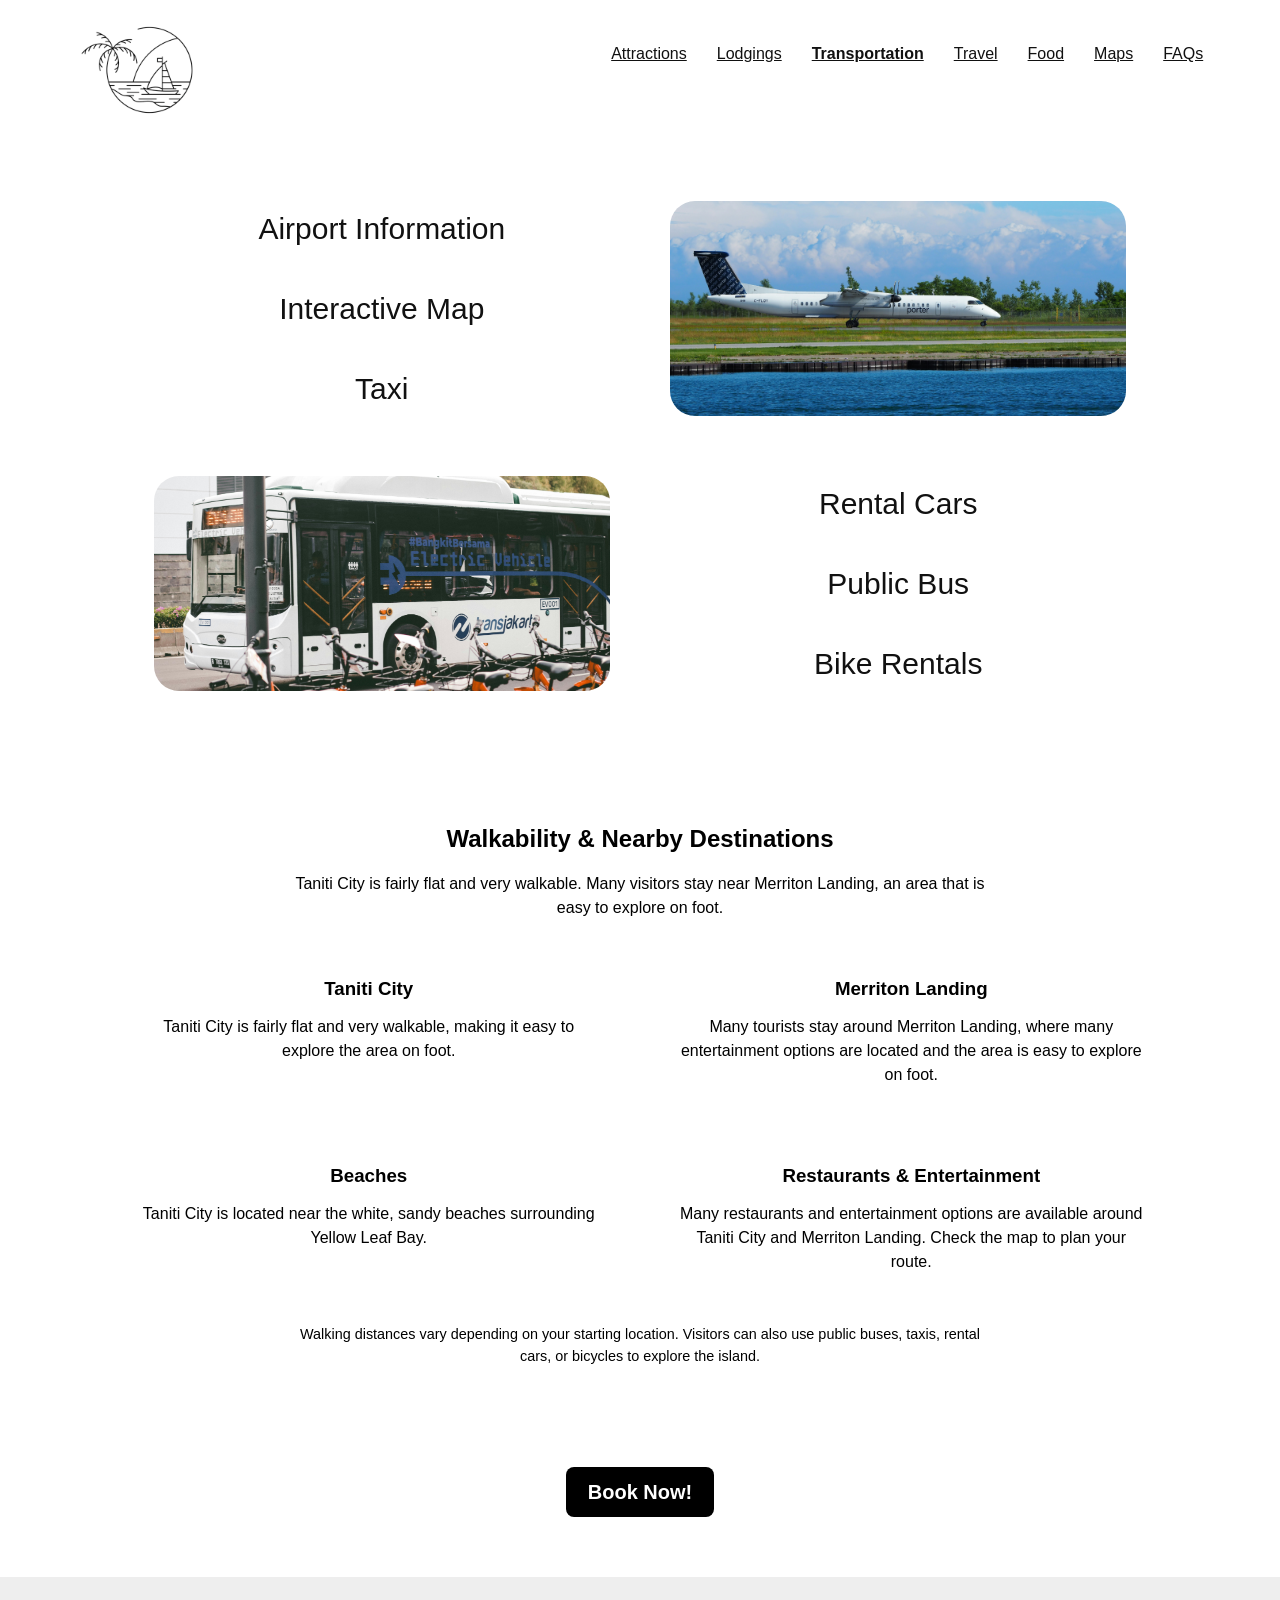
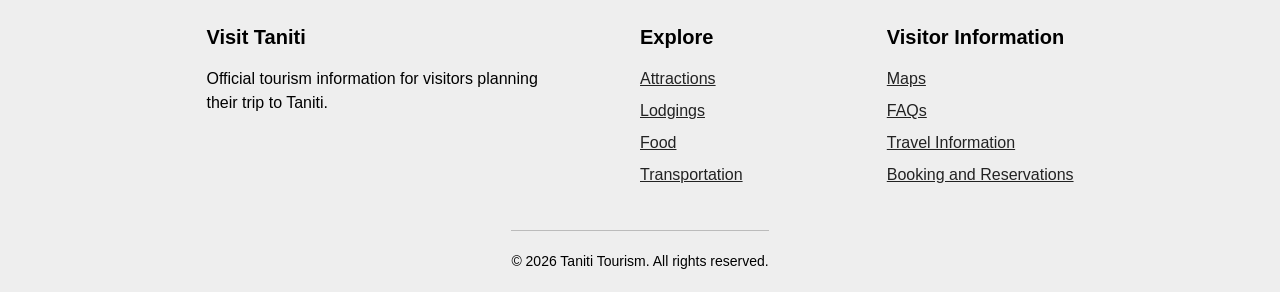
<file: Transportation.html>
<!DOCTYPE html>
<html lang="en">
<head>
    <meta charset="UTF-8">
    <meta name="viewport" content="width=device-width, initial-scale=1.0">
        <title>Taniti | Home </title>

     <link rel="stylesheet" href="styles.css">
    <style>
        </style>
</head>
    <body class="home-page">
<header class="site-header">
<div class="logo">
    <a href="index.html">
    <img src="logo small.png" alt="Taniti tourism logo">
    </a>
</div>
            <nav class="main-nav" aria-label="Main navigation">

            <a href="attractions.html">Attractions</a>
            <a href="lodgings.html">Lodgings</a>
            <a href="transportation.html" class="active">Transportation</a>
            <a href="travel.html">Travel</a>
            <a href="food.html">Food</a>
            <a href="maps.html">Maps</a>
            <a href="faqs.html">FAQs</a>

        </nav>
        </header>


  <main class="transportation-page">

    <section class="transportation-grid">

        
        <div class="transportation-links">
            <a href="#airport">Airport Information</a>
            <a href="#map">Interactive Map</a>
            <a href="#taxi">Taxi</a>
        </div>

        <div class="transportation-image">
            <img src="transpoairport.jpg" alt="Taniti airport">
        </div>

        <div class="transportation-image">
            <img src="bus.jpg" alt="Transportation in Taniti">
        </div>

     
        <div class="transportation-links">
            <a href="#rental-cars">Rental Cars</a>
            <a href="#bus">Public Bus</a>
            <a href="#bikes">Bike Rentals</a>
        </div>

    </section>
    

<!-- WALKABILITY INFORMATION -->
<section class="walkability">

    <h2>Walkability & Nearby Destinations</h2>

    <p>
        Taniti City is fairly flat and very walkable. Many visitors
        stay near Merriton Landing, an area that is easy to explore
        on foot.
    </p>

    <div class="walkability-grid">

        <div class="walkability-card">
            <h3>Taniti City</h3>
            <p>
                Taniti City is fairly flat and very walkable, making
                it easy to explore the area on foot.
            </p>
        </div>

        <div class="walkability-card">
            <h3>Merriton Landing</h3>
            <p>
                Many tourists stay around Merriton Landing, where
                many entertainment options are located and the area
                is easy to explore on foot.
            </p>
        </div>

        <div class="walkability-card">
            <h3>Beaches</h3>
            <p>
                Taniti City is located near the white, sandy beaches
                surrounding Yellow Leaf Bay.
            </p>
        </div>

        <div class="walkability-card">
            <h3>Restaurants & Entertainment</h3>
            <p>
                Many restaurants and entertainment options are
                available around Taniti City and Merriton Landing.
                Check the map to plan your route.
            </p>
        </div>

    </div>

    <p class="walkability-note">
        Walking distances vary depending on your starting location.
        Visitors can also use public buses, taxis, rental cars,
        or bicycles to explore the island.
    </p>

</section>






    <a href="booking.html" class="book-now">Book Now!</a>

</main>
      
<footer class="site-footer">
    <div class="footer-content">
        <div class="footer-section">
        <h3>Visit Taniti</h3>
            <p>Official tourism information for visitors
            planning their trip to Taniti.</p>            
        </div>
        <div class="footer-section">
             <h3>Explore</h3>

                <ul>
                    <li><a href="attractions.html">Attractions</a></li>

                    <li><a href="lodgings.html">Lodgings</a></li>

                    <li><a href="food.html">Food</a></li>
    
                    <li><a href="transportation.html">Transportation </a></li>
                </ul>
        </div>
    <div class="footer-section">
        <h3>Visitor Information</h3>

                <ul>
                    <li> <a href="maps.html">Maps</a></li>

                    <li><a href="faqs.html">FAQs</a></li>

                  <li><a href="travel.html">Travel Information</a></li>

                    <li><a href="booking.html">Booking and Reservations</a></li>
                </ul>
    </div>
    </div>

    <div class="footer-bottom">
        <p>&copy; 2026 Taniti Tourism.
                All rights reserved.</p>
    </div>

</footer>
</body>
</html>
</file>
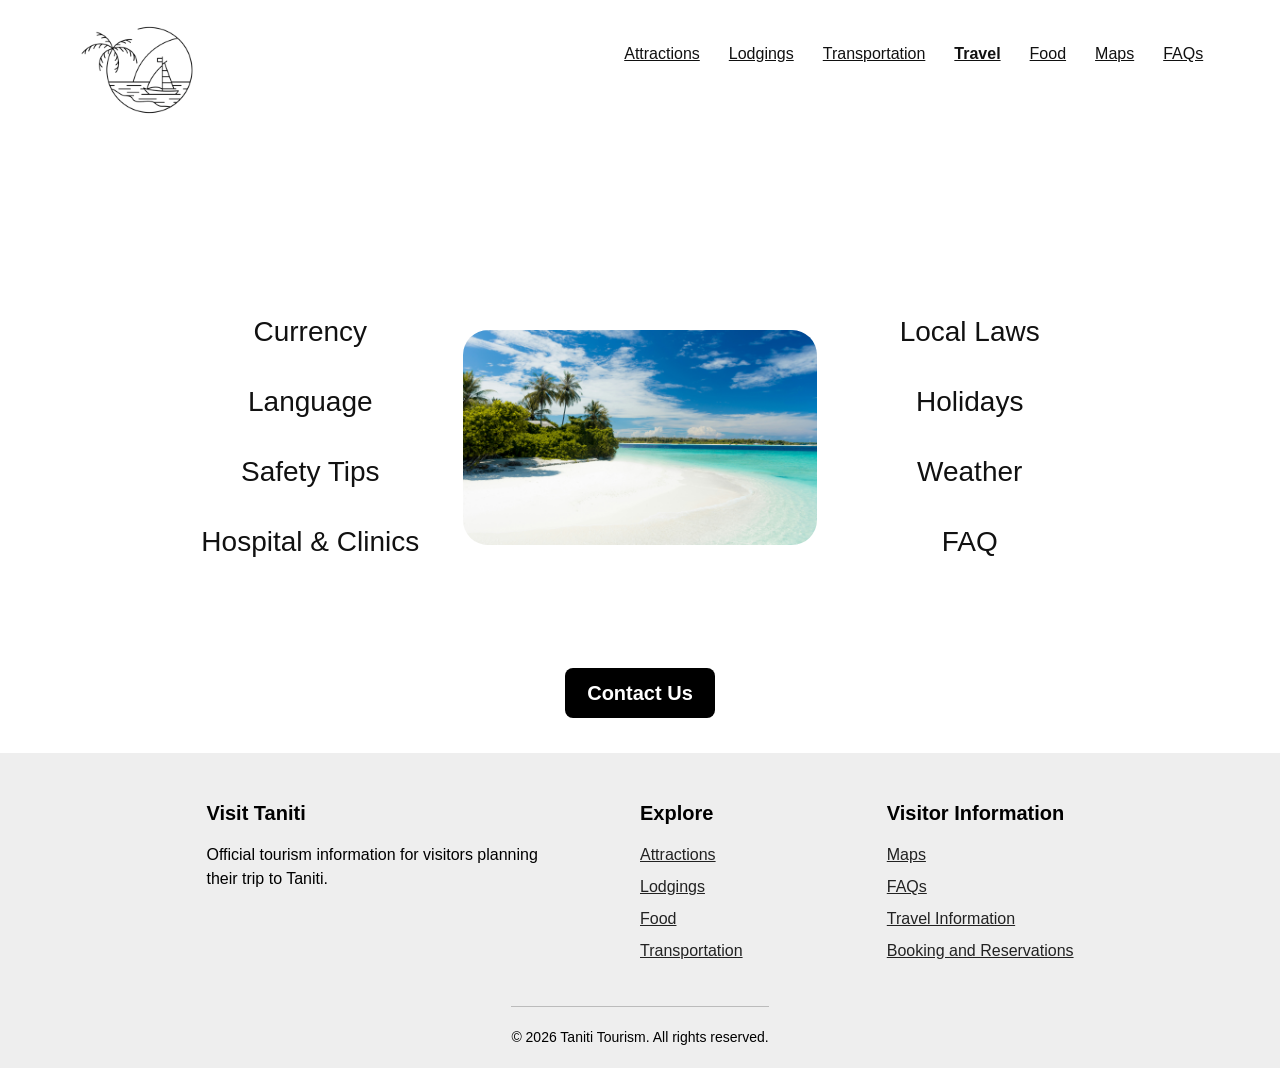
<file: travel.html>
<!DOCTYPE html>
<html lang="en">
<head>

    <meta charset="UTF-8">

    <meta name="viewport"
          content="width=device-width, initial-scale=1.0">

    <title>Taniti | Travel</title>

    <link rel="stylesheet" href="styles.css">

</head>


<body class="travel-page">




<header class="site-header">

    <div class="logo">
    <a href="index.html">
    <img src="logo small.png" alt="Taniti tourism logo">
    </a>
</div>


    <nav class="main-nav" aria-label="Main navigation">

        <a href="attractions.html">
            Attractions
        </a>

        <a href="lodgings.html">
            Lodgings
        </a>

        <a href="transportation.html">
            Transportation
        </a>

        <a href="travel.html" class="active">
            Travel
        </a>

        <a href="food.html">
            Food
        </a>

        <a href="maps.html">
            Maps
        </a>

        <a href="faqs.html">
            FAQs
        </a>

    </nav>

</header>




<main>

    <section class="travel-grid">


        <!--LEFT-->

        <div class="travel-links left-links">

            <a href="#currency">
                Currency
            </a>

            <a href="#language">
                Language
            </a>

            <a href="#safety">
                Safety Tips
            </a>

            <a href="#hospitals">
                Hospital &amp; Clinics
            </a>

        </div>


        <!--CENTER-->

        <div class="travel-image">
        <img src="scenic-tan.jpg" alt="Scenic view of Taniti"> </div>

      


        <!--RIGHT-->

        <div class="travel-links right-links">

            <a href="#laws">
                Local Laws
            </a>

            <a href="#holidays">
                Holidays
            </a>

            <a href="#weather">
                Weather
            </a>

            <a href="faqs.html">
                FAQ
            </a>

        </div>

    </section>


    <a href="#" class="contact-button">
        Contact Us
    </a>

</main>




<footer class="site-footer">

    <div class="footer-content">

        <div class="footer-section">

            <h3>Visit Taniti</h3>

            <p>
                Official tourism information for visitors
                planning their trip to Taniti.
            </p>

        </div>


        <div class="footer-section">

            <h3>Explore</h3>

            <ul>

                <li>
                    <a href="attractions.html">
                        Attractions
                    </a>
                </li>

                <li>
                    <a href="lodgings.html">
                        Lodgings
                    </a>
                </li>

                <li>
                    <a href="food.html">
                        Food
                    </a>
                </li>

                <li>
                    <a href="transportation.html">
                        Transportation
                    </a>
                </li>

            </ul>

        </div>


        <div class="footer-section">

            <h3>Visitor Information</h3>

            <ul>

                <li>
                    <a href="maps.html">
                        Maps
                    </a>
                </li>

                <li>
                    <a href="faqs.html">
                        FAQs
                    </a>
                </li>

                <li>
                    <a href="travel.html">
                        Travel Information
                    </a>
                </li>

                <li>
                    <a href="booking.html">
                       Booking and Reservations
                    </a>
                </li>

            </ul>

        </div>

    </div>


    <div class="footer-bottom">

        <p>
            &copy; 2026 Taniti Tourism.
            All rights reserved.
        </p>

    </div>

</footer>


</body>
</html>
</file>
<file: styles.css>
/*css*/
* {
    box-sizing: border-box;
    margin: 0;
    padding: 0;
}

body {
    font-family: Arial, Helvetica, sans-serif;
    color: #111;
    background-color: white;
    line-height: 1.5;
}

a { color: inherit;
}
.logo img {
    width: 120px;
    height: auto;
    object-fit: contain;
}
img {
    width: 100%;
    height: 100%;
    object-fit: cover;
}
.site-header {
    display: flex;
    justify-content: space-between;
    align-items: flex-start;
    padding: 25px 6% 20px;
    background-color: white;
}
.logo {
    font-size: 40px;
    font-weight: bold;
}
.main-nav {
    display: flex;
    gap: 30px;
    align-items: center;
}

.main-nav a {
    font-size: 16px;
    text-decoration: underline;
}

.main-nav a:hover {
    color: #555;
}
/*Hero section*/
.hero {
    display: grid;
    grid-template-columns: 1.2fr 0.8fr;
    gap: 60px;
    align-items: center;
    padding: 0 3% 60px;
}
.hero-image {
    height: 265px;
    border-radius: 35px;
    overflow: hidden;
    background-color: #bbb;
}
.hero-image img {
    object-fit: cover;
}
.hero-content {
    display: flex;
    flex-direction: column;
    align-items: center;
    justify-content: center;
}
/*welcome box*/
.welcome-box {
    width: 100%;
    border-top: 1px dotted #c8b58a;
    border-bottom: 1px dotted #c8b58a;
    padding: 45px 25px;
    margin-bottom: 30px;
}
.welcome-box h1 {
    font-size: 32px;
    margin-bottom: 0;
}
.welcome-box h2 {
    font-size: 24px;
    font-style: italic;
}
/*button visit*/
.visit-button {
    display: inline-block;
    background-color: #000;
    color: white;
    text-decoration: none;
    font-size: 24px;
    font-weight: bold;
    padding: 12px 28px;
    border-radius: 10px;
}
.visit-button:hover {
    background-color: #333;}

.attractions {
    padding: 10px 2% 100px;
}


.section-title {
    font-size: 24px;
    font-weight: normal;
    text-decoration: underline;
    margin: 0 0 75px 2%;
}
.attraction-grid {
    display: grid;
    grid-template-columns: repeat(3, 1fr);
    gap: 7%;
}

.attractions-page .attraction-grid {
    gap: 40px;
}
/*card styling*/
.attraction-card {
    position: relative;
    height: 155px;
    border-radius: 18px;
    overflow: hidden;
    background-color: #bbb;
    text-decoration: none;
}



.attraction-card img {
    transition: transform 0.3s ease;
}
.attraction-card::after {
    content: "";
    position: absolute;
    inset: 0;
    background: rgba(0, 0, 0, 0.25);
}

.attraction-card h3 {
    position: absolute;
    top: 20px;
    left: 12px;
    z-index: 2;
    color: white;
    font-size: 28px;
    font-weight: bold;
}
.attraction-card:hover img {
    transform: scale(1.05);}
.attraction-card:hover::after {
    background: rgba(0, 0, 0, 0.4);
}
.site-footer {
    background-color: #eeeeee;
    padding: 45px 6% 20px;
    margin-top: 20px;
}
.footer-content {
    display: grid;
    grid-template-columns: 2fr 1fr 1fr;
    gap: 60px;
    max-width: 1200px;
    margin: 0 auto;
}
.footer-section h3 {
    margin-bottom: 15px;
    font-size: 20px;
}

.footer-section p {
    max-width: 350px;
}
.footer-section ul {
    list-style: none;
}

.footer-section li {
    margin-bottom: 8px;
}

.footer-section a {
    color: #222;
    text-decoration: underline;
}

.footer-section a:hover {
    color: #666;
}

.footer-bottom {
    max-width: 1200px;
    margin: 35px auto 0;
    padding-top: 20px;
    border-top: 1px solid #bbb;
    text-align: center;
    font-size: 14px;
}
* {
    box-sizing: border-box;
    margin: 0;
    padding: 0;
}

body {
    font-family: Arial, Helvetica, sans-serif;
    color: #000;
    background: #fff;
    min-height: 100vh;
}

/*Form*/
.booking-page {
    max-width: 900px;
    margin: 0 auto;
    padding: 50px 30px 80px;
}

.booking-page h1 {
    text-align: center;
    margin-bottom: 40px;
}

.booking-form {
    background-color: #f5f5f5;
    padding: 40px;
    border-radius: 15px;
}

.form-group {
    display: flex;
    flex-direction: column;
    margin-bottom: 20px;
}

.form-group label {
    font-weight: bold;
    margin-bottom: 7px;
}

.form-group input {
    padding: 12px;
    border: 1px solid #aaa;
    border-radius: 6px;
    font-size: 16px;
    background-color: white;
}

.form-row {
    display: grid;
    grid-template-columns: repeat(2, 1fr);
    gap: 20px;
}

.form-row:has(#zip) {
    grid-template-columns: 1fr 1fr 1fr;
}

.booking-form .book-now {
    border: none;
    cursor: pointer;
    margin: 30px auto 0;
}
@media (max-width: 600px) {
    .booking-page {
        padding: 30px 20px;
    }

    .booking-form {
        padding: 25px;
    }

    .form-row,
    .form-row:has(#zip) {
        grid-template-columns: 1fr;
    }
}

/*Transportation styling*/
.transportation-grid {
    display: grid;
    grid-template-columns: 1fr 1fr;
    gap: 60px;
    align-items: center;
    padding: 50px 12%;
}

.transportation-links {
    display: flex;
    flex-direction: column;
    align-items: center;
    gap: 35px;
}

.transportation-links a {
    color: #111;
    text-decoration: none;
    font-size: 30px;
}

.transportation-links a:hover {
    text-decoration: underline;
}

.transportation-image {
    height: 215px;
    border-radius: 25px;
    overflow: hidden;
    background-color: #bbb;
}

.transportation-image img {
    width: 100%;
    height: 100%;
    object-fit: cover;
}

.transportation-page .book-now {
    display: block;
    width: fit-content;
    margin: 0 auto 60px;
}


/*Travel styling*/
.travel-grid {
    grid-template-columns: 1fr 1.5fr 1fr;
    gap: 20px;
    padding: 70px 8% 40px;
}

/* Links on both sides */
.travel-links {
    gap: 30px;
}

.travel-links a {
    color: #111;
    text-decoration: none;
    font-size: 28px;
}

.travel-links a:hover {
    text-decoration: underline;
}

/* Middle image */
.travel-image {
    height: 215px;
    border-radius: 25px;
    overflow: hidden;
    background-color: #bbb;
}

.travel-image img {
    width: 100%;
    height: 100%;
    object-fit: cover;
}

/* Contact button */
.contact-button {
    display: block;
    width: fit-content;
    margin: 50px auto 70px;

    background-color: #000;
    color: white;

    text-decoration: none;
    font-size: 20px;
    font-weight: bold;

    padding: 10px 22px;
    border-radius: 8px;
}

.contact-button:hover {
    background-color: #333;
}

/*Top navigation*/

.top-bar {
    height: 72px;
    position: relative;
    padding-right: 16px;
}

nav {
    display: flex;
    justify-content: flex-end;
    align-items: center;
    gap: 29px;
    padding-top: 17px;
}

nav a {
    color: #111;
    font-size: 16px;
    text-decoration: underline;
}

nav a.active {
    font-weight: 700;
}

/* Search */

.search-box {
    position: absolute;
    right: 14px;
    top: 39px;

    width: 225px;
    height: 28px;

    border: 1px solid #888;
    border-radius: 6px;

    display: flex;
    align-items: center;
    background: #fff;
}

.search-icon {
    font-size: 25px;
    line-height: 1;
    transform: rotate(-20deg);
    margin-left: 5px;
    margin-top: -4px;
}

.search-box input {
    width: 100%;
    height: 100%;
    border: none;
    outline: none;
    background: transparent;
    padding: 0 4px;
    font-size: 14px;
}

.search-box button {
    border: none;
    background: none;
    font-size: 17px;
    cursor: pointer;
    padding: 0 6px;
}



.page {
    width: calc(100% - 182px);
    margin-left: 91px;
    padding-top: 8px;
}

.heading-row {
    display: grid;
    grid-template-columns: 1fr 1.1fr 0.9fr;
    align-items: center;
    min-height: 66px;
}

h1 {
    font-size: 40px;
    line-height: 1;
    font-weight: 700;
}

.sort {
    display: flex;
    align-items: center;
    justify-content: center;
    gap: 48px;
    font-size: 26px;
}

.sort select {
    appearance: none;
    border: none;
    background: transparent;
    font-size: 26px;
    font-family: inherit;
    cursor: pointer;
    padding: 0;
    text-align: center;
}

.book-now {
    display: block;
    width: fit-content;
    margin: 50px auto 40px;
    background-color: #000;
    color: white;
    text-decoration: none;
    font-size: 20px;
    font-weight: bold;
    padding: 10px 22px;
    border-radius: 8px;
}

.book-now:hover {
    background-color: #333;
}

/* Lodging css*/

.lodging-section {
    margin-top: 4px;
    margin-bottom: 27px;
}

.lodging-section h2 {
    font-size: 30px;
    line-height: 1.2;
    margin-bottom: 9px;
}

.image-grid {
    display: grid;
    grid-template-columns: repeat(3, 1fr);
    column-gap: 158px;
}

.placeholder {
    height: 104px;
    background: #bdbdbd;
    border-radius: 15px;

    color: #fff;
    font-size: 45px;
    font-weight: 700;

    display: flex;
    align-items: center;
    justify-content: center;
}


footer {
    width: 100%;
    display: flex;
    flex-direction: column;
    align-items: center;
    margin-top: 38px;
    padding-bottom: 4px;
}

.footer-line {
    width: 416px;
    height: 5px;
    background: #000;
    margin-bottom: 5px;
}

footer span {
    font-size: 16px;
}

.sort {
    display: flex;
    align-items: center;
    justify-content: center;
    gap: 25px;
    font-size: 26px;
}
.sort select {
    appearance: auto;
    border: 1px solid #888;
    border-radius: 6px;
    background-color: white;
    font-size: 18px;
    font-family: Arial, Helvetica, sans-serif;
    cursor: pointer;
    padding: 7px 30px 7px 10px;
    min-width: 180px;
    color: #111;
}
.sort select:hover {
    border-color: #333;
}

.sort select:focus {
    outline: none;
    border-color: #000;
}

.image-grid img {
    width: 100%;
    height: 104px;
    object-fit: cover;
    border-radius: 15px;
    display: block;
}

/*TRAVEL PAGE*/

.travel-page {
    min-height: 100vh;
    background-color: white;
}
/* Nav */

.travel-page .main-nav {
    display: flex;
    gap: 29px;
    align-items: center;
}

.travel-page .main-nav a {
    color: #111;
    font-size: 16px;
    text-decoration: underline;
}

.travel-page .main-nav a.active {
    font-weight: bold;
}


/* THREE column layout */

.travel-grid {
    display: grid;

    grid-template-columns: 1fr 1.5fr 1fr;

    align-items: center;

    gap: 35px;

    width: 90%;
    max-width: 1100px;

    margin: 90px auto 0;
}


/* Left and right links */

.travel-links {
    display: flex;
    flex-direction: column;

    gap: 28px;
}

.travel-links a {
    color: #111;

    text-decoration: none;

    font-size: 28px;
}


/* Left side */

.left-links {
    align-items: center;
}


/* Right side */

.right-links {
    align-items: center;
}



.travel-image {
    width: 100%;
    height: 215px;

    border-radius: 25px;

    overflow: hidden;

    background-color: #bbb;
}

.travel-image img {
    width: 100%;
    height: 100%;

    object-fit: cover;
}




.contact-button {
    display: block;

    width: fit-content;

    margin: 65px auto 35px;

    padding: 10px 22px;

    background-color: #000;
    color: white;

    text-decoration: none;

    font-size: 20px;
    font-weight: bold;

    border-radius: 8px;
}

.contact-button:hover {
    background-color: #333;
}


.travel-footer {
    width: 416px;

    margin: 0 auto;

    text-align: center;
}




@media (max-width: 700px) {

    .travel-page .site-header {
        flex-direction: column;
        align-items: center;

        padding: 20px;
    }

    .travel-page .logo {
        width: auto;
        margin-bottom: 20px;
    }

    .travel-page .logo img {
        width: 150px;
    }

    .travel-page .main-nav {
        flex-wrap: wrap;
        justify-content: center;
        gap: 12px 18px;
    }

    .travel-page .main-nav a {
        font-size: 14px;
    }


    .travel-grid {
        grid-template-columns: 1fr;

        gap: 35px;

        width: 90%;

        margin-top: 50px;
    }


    .travel-links {
        align-items: center;

        gap: 20px;
    }

    .travel-links a {
        font-size: 22px;
    }


    .travel-image {
        height: 220px;
    }


    .contact-button {
        margin: 40px auto;
    }


    


@media (max-width: 900px) {

    .page {
        width: calc(100% - 60px);
        margin-left: 30px;
    }

    nav {
        gap: 15px;
    }

    .heading-row {
        grid-template-columns: 1fr;
        gap: 20px;
        padding: 15px 0;
    }

    .sort {
        justify-content: flex-start;
    }

    .book-now {
        justify-self: start;
    }

    .image-grid {
        grid-template-columns: repeat(2, 1fr);
        gap: 30px;
    }
}


@media (max-width: 600px) {
/*travel page*/
.travel-grid {
    grid-template-columns: 1fr;
    gap: 35px;
    padding: 40px 20px;
}

.travel-links {
    gap: 20px;
}

.travel-links a {
    font-size: 22px;
}

.travel-image {
    height: 220px;
}

.contact-button {
    margin: 20px auto 50px;
}



    .top-bar {
        height: auto;
        padding: 10px 15px 20px;
    }

    nav {
        justify-content: flex-start;
        flex-wrap: wrap;
        gap: 10px 18px;
        padding-top: 0;
    }

    .search-box {
        position: relative;
        top: auto;
        right: auto;
        margin-top: 12px;
        width: 100%;
    }

    .page {
        width: calc(100% - 30px);
        margin-left: 15px;
    }

    h1 {
        font-size: 34px;
    }

    .sort {
        gap: 20px;
        font-size: 22px;
    }

    .sort select,
    .book-now {
        font-size: 22px;
    }

    .image-grid {
        grid-template-columns: 1fr;
        gap: 20px;
    }

    .placeholder {
        height: 120px;
    }

    footer {
        margin-top: 20px;
    }

    .footer-line {
        width: 80%;
    }
}


/*Sizing for phone*/
@media (max-width: 600px) {

    .site-header {
        padding: 20px;
    }

    .logo {
        font-size: 32px;
    }

    .main-nav {
        justify-content: center;

        gap: 12px;
    }

    .main-nav a {
        font-size: 14px;
    }

    .hero {
        padding: 0 20px 40px;
    }

    .hero-image {
        height: 220px;
    }

    .welcome-box h1 {
        font-size: 28px;
    }

    .welcome-box h2 {
        font-size: 20px;
    }

    .attractions {
        padding: 20px 20px 60px;
    }

    .section-title {
        margin-bottom: 35px;
    }

    .attraction-grid {
        grid-template-columns: 1fr;
    }

    .footer-content {
        grid-template-columns: 1fr;
        gap: 30px;
    }
}

}

/*FOOD PAGE*/

.food-page {
    min-height: 100vh;
    background-color: white;
}

.food-main {
    width: 90%;
    max-width: 1100px;
    margin: 65px auto 0;
}


.food-grid {
    display: grid;
    grid-template-columns: repeat(3, 1fr);
    align-items: start;
}


.food-column {
    display: flex;
    flex-direction: column;
}



.food-info-card {
    height: 367px;
    border: 2px solid #222;
    background-color: white;
    padding: 50px 30px;
    text-align: center;
}



.food-info-card h1,
.food-info-card h2 {
    font-size: 36px;
    font-weight: normal;
    line-height: 1.2;

    margin-bottom: 30px;
}



.food-info-card p {
    font-size: 26px;
    line-height: 1.3;
    margin-bottom: 25px;
}


/* IMAGES*/

.food-image {
    width: 100%;
    height: 165px;
    background-color: #bbb;
    border-radius: 25px;
    overflow: hidden;
}




.food-image img {
    width: 100%;
    height: 100%;
    object-fit: cover;
    display: block;
}



.center-food {
    padding-top: 10px;
}

.center-food .food-image {
    height: 162px;
    border-radius: 25px;
    margin-bottom: 0;
}




.cuisine-card {
    height: 367px;
    padding-top: 55px;
}



.cuisine-card h2 {
    margin-bottom: 22px;
}




.cuisine-card p {
    margin-bottom: 3px;
    font-size: 25px;
}


.food-book-button {
    margin: 25px auto 70px;
    font-size: 20px;
    padding: 12px 25px;
    border-radius: 9px;
}




@media (max-width: 800px) {

    .food-main {
        width: 90%;
        margin-top: 40px;
    }

    .food-grid {
        grid-template-columns: 1fr;
        gap: 30px;
    }

    .food-column {
        width: 100%;
    }

    .center-food {
        padding-top: 0;
    }

    .food-info-card {
        height: auto;
        min-height: 300px;
    }

    .food-image,
    .center-food .food-image {
        height: 220px;
    }

    .food-info-card h1,
    .food-info-card h2 {
        font-size: 30px;
    }

    .food-info-card p {
        font-size: 22px;
    }

}

/*Maps PAGE*/

.maps-page {
    min-height: 100vh;
    background-color: white;
}



.maps-section {
    width: 90%;
    max-width: 1100px;
    margin: 60px auto 0;
}



.maps-section h1 {
    font-size: 40px;
    margin-bottom: 35px;
}



.main-map {
    width: 75%;
    height: 400px;
    margin: 0 auto;
    background-color: #bbb;
    border-radius: 25px;
    overflow: hidden;
}

.main-map img {
    width: 100%;
    height: 100%;
    object-fit: cover;
}



.map-links {
    display: grid;
    grid-template-columns: 1fr 1fr;
    gap: 25px 80px;
    width: 75%;
    margin: 45px auto 0;
}


.map-links a {
    color: #111;
    text-decoration: none;
    font-size: 28px;
    text-align: center;
}


.map-links a:hover {
    text-decoration: underline;
}




.maps-page .book-now {
    margin: 55px auto 60px;
}


/* Mobile */

@media (max-width: 600px) {

    .maps-section {
        width: 90%;
        margin-top: 40px;
    }

    .maps-section h1 {
        font-size: 34px;
        margin-bottom: 25px;
    }

    .main-map {
        width: 100%;
        height: 300px;
    }

    .map-links {
        width: 100%;
        grid-template-columns: 1fr;
        gap: 20px;
        margin-top: 35px;
    }

    .map-links a {
        font-size: 22px;
    }

}


/*FAQ PAGE*/

.faq-page {
    min-height: 100vh;
    background-color: white;
}

.faq-content {
    width: 80%;
    max-width: 1000px;
    margin: 60px auto 80px;
}

.faq-content h1 {
    font-size: 40px;
    text-align: center;
    margin-bottom: 50px;
}

.faq-list {
    display: flex;
    flex-direction: column;
    gap: 20px;
}

.faq-item {
    border: 1px solid #bbb;
    border-radius: 12px;
    padding: 25px 30px;
    background-color: #f5f5f5;
}

.faq-item h2 {
    font-size: 22px;
    margin-bottom: 10px;
}

.faq-item p {
    font-size: 17px;
    line-height: 1.6;
}

.faq-item a {
    text-decoration: underline;
}

.faq-item a:hover {
    color: #666;
}

.attractions a {
  color: inherit;
  text-decoration: none;
}

/* Family-Friendly Activities */

.family-friendly {
    max-width: 1100px;
    margin: 50px auto 40px;
    padding: 30px 20px;
    text-align: center;
}

.family-friendly h2 {
    margin-bottom: 15px;
}

.family-friendly > p {
    max-width: 700px;
    margin: 0 auto 30px;
}

.family-friendly-grid {
    display: grid;
    grid-template-columns: repeat(3, 1fr);
    gap: 25px;
}

.family-card {
    display: block;
    padding: 25px;
    text-decoration: none;
    border-radius: 8px;
}

.family-card h3 {
    margin-bottom: 12px;
}

.family-card p {
    margin: 0;
}

@media (max-width: 768px) {
    .family-friendly-grid {
        grid-template-columns: 1fr;
    }
}

/* Trans page wakability */

.walkability {
    max-width: 1100px;
    margin: 50px auto 40px;
    padding: 30px 20px;
    text-align: center;
}

.walkability h2 {
    margin-bottom: 15px;
}

.walkability > p {
    max-width: 700px;
    margin: 0 auto 30px;
}

.walkability-grid {
    display: grid;
    grid-template-columns: repeat(2, 1fr);
    gap: 25px;
}

.walkability-card {
    padding: 25px;
    border-radius: 8px;
}

.walkability-card h3 {
    margin-bottom: 12px;
}

.walkability-card p {
    margin: 0;
}

.walkability-note {
    margin-top: 25px !important;
    font-size: 0.9rem;
}

@media (max-width: 768px) {
    .walkability-grid {
        grid-template-columns: 1fr;
    }
}
</file>
